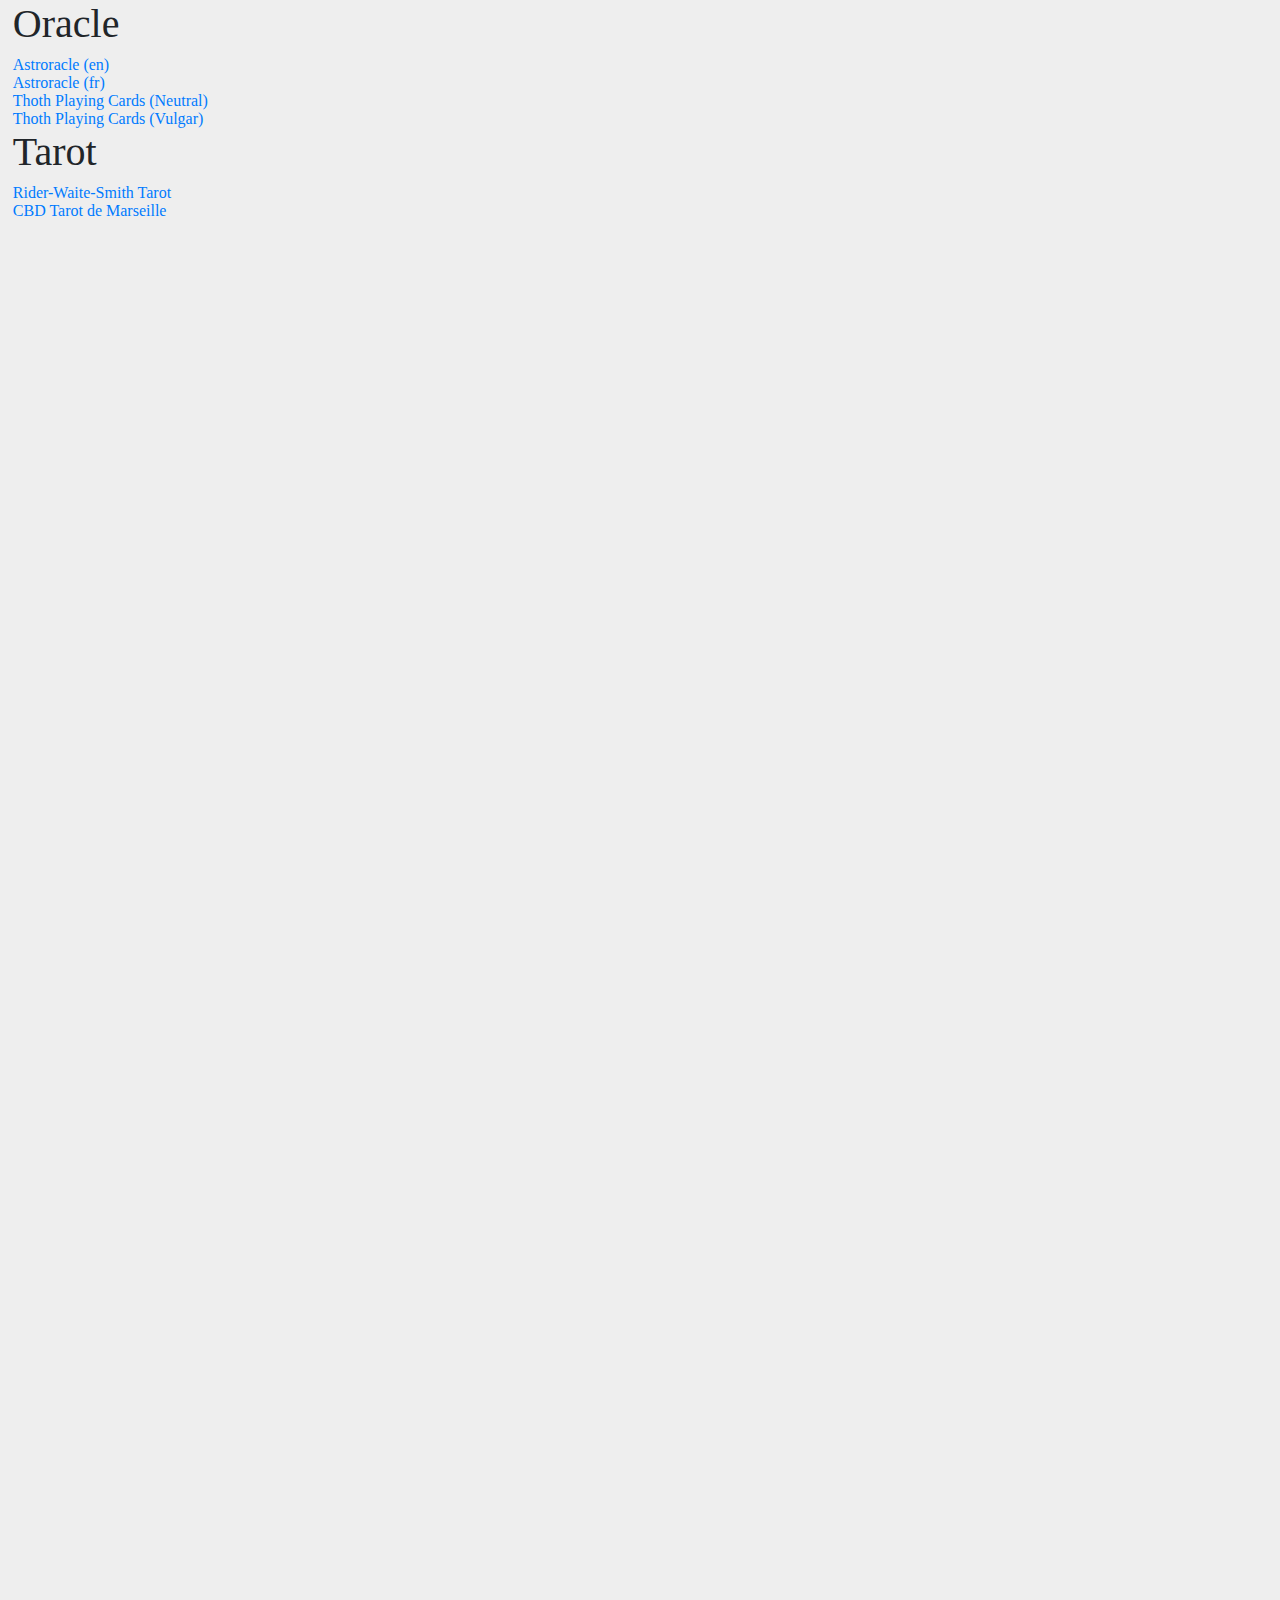
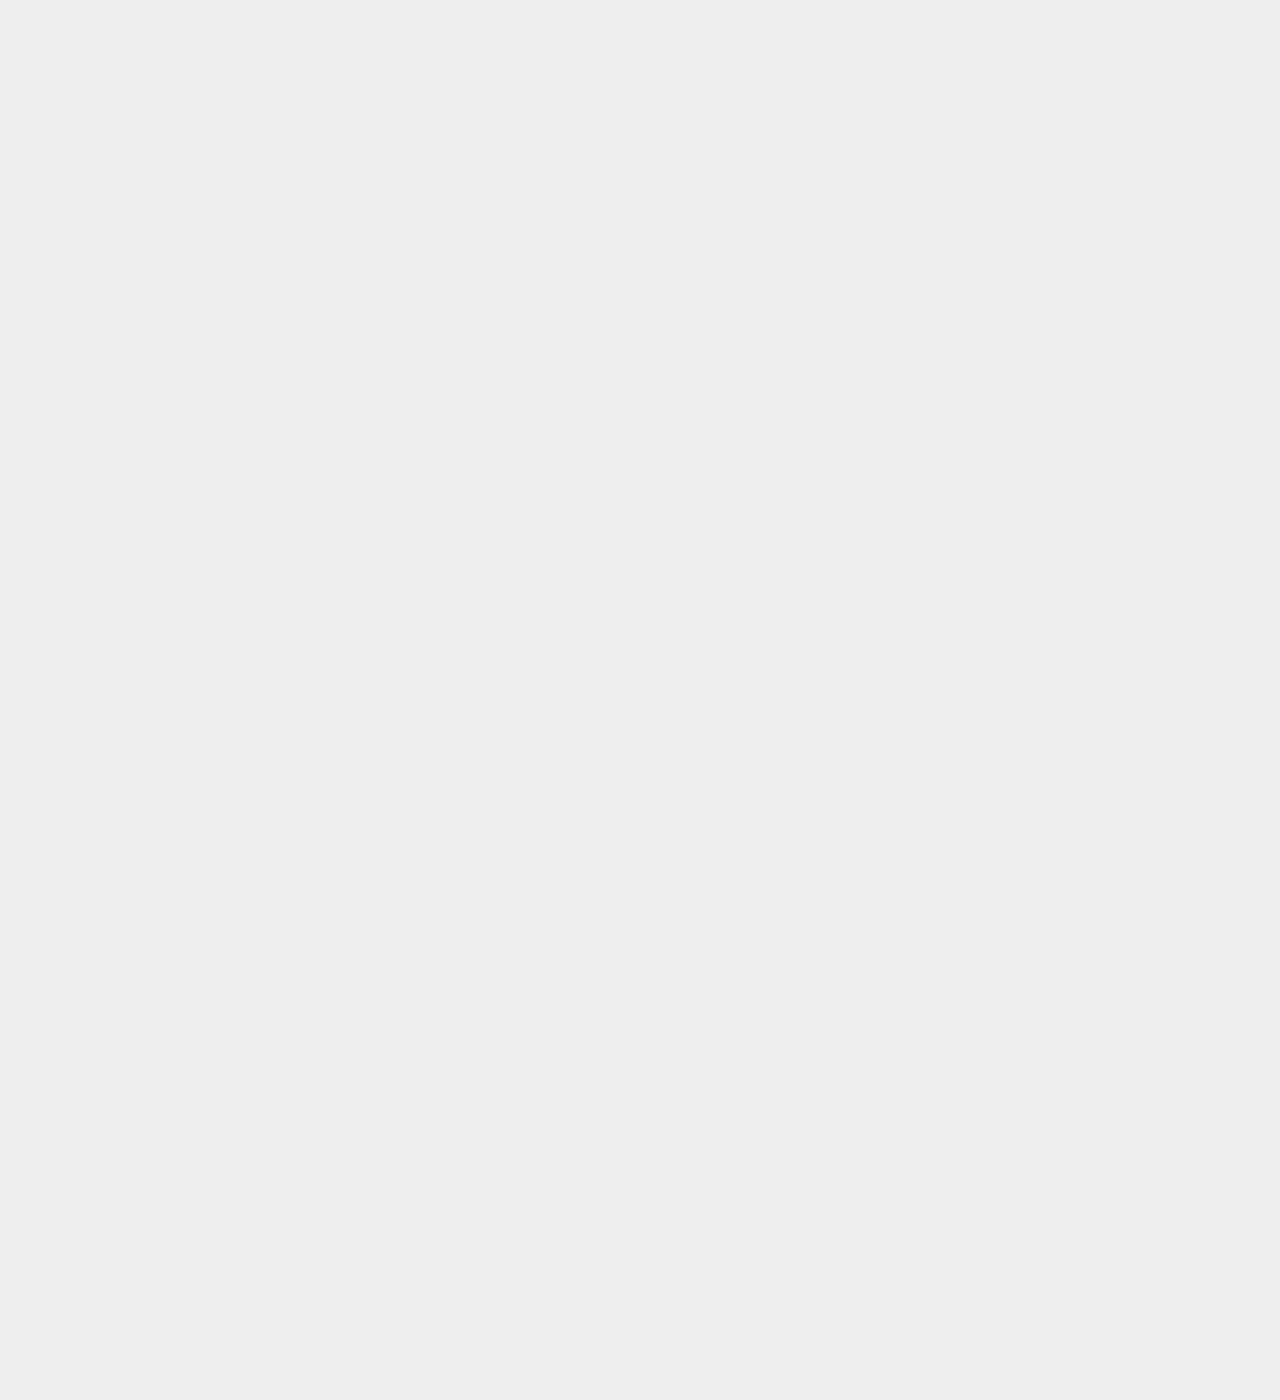
<file: index.html>
<!DOCTYPE html>
<html lang="en" dir="ltr">
  <head>
    <meta charset="utf-8">
    <meta name="viewport" content="width=device-width, initial-scale=1, zoom-to-fit=yes">

    <title>TuTarot [home]</title>
    <!-- Bootstrap CSS -->
    <link rel="stylesheet" href="https://stackpath.bootstrapcdn.com/bootstrap/4.4.1/css/bootstrap.min.css" integrity="sha384-Vkoo8x4CGsO3+Hhxv8T/Q5PaXtkKtu6ug5TOeNV6gBiFeWPGFN9MuhOf23Q9Ifjh" crossorigin="anonymous">  </head>
    <link rel="stylesheet" href="css/index.css">
  <body>
    <h1>Oracle</h1>
    <a href="aotut/all.html">Astroracle (en)</a><br />
    <a href="aofrtut/all.html">Astroracle (fr)</a><br />
    <a href="SSQ/all.html">Thoth Playing Cards (Neutral)</a><br />
    <a href="SSQII-EN/all.html">Thoth Playing Cards (Vulgar)</a><br />
    <!--h1>Languages</h1>
    <a href="go/all.html">Greek Oracle</a><br />
    <a href="ho/all.html">Hebrew Oracle</a><br />
    <a href="ro/all.html">Russian Oracle</a><br / -->
    <h1>Tarot</h1>
    <!--a href="pc/all.html">Playing Cards</a><br / -->
    <a href="rwstut/all.html">Rider-Waite-Smith Tarot</a><br />
    <a href="tmcbdtut/all.html">CBD Tarot de Marseille</a><br />
    <!-- a href="thothtut/all.html">Thoth Tarot</a><br / -->

    <script src="https://code.jquery.com/jquery-3.4.1.slim.min.js" integrity="sha384-J6qa4849blE2+poT4WnyKhv5vZF5SrPo0iEjwBvKU7imGFAV0wwj1yYfoRSJoZ+n" crossorigin="anonymous"></script>
    <script src="https://cdn.jsdelivr.net/npm/popper.js@1.16.0/dist/umd/popper.min.js" integrity="sha384-Q6E9RHvbIyZFJoft+2mJbHaEWldlvI9IOYy5n3zV9zzTtmI3UksdQRVvoxMfooAo" crossorigin="anonymous"></script>
    <script src="https://stackpath.bootstrapcdn.com/bootstrap/4.4.1/js/bootstrap.min.js" integrity="sha384-wfSDF2E50Y2D1uUdj0O3uMBJnjuUD4Ih7YwaYd1iqfktj0Uod8GCExl3Og8ifwB6" crossorigin="anonymous"></script>
  </body>
</html>
</file>
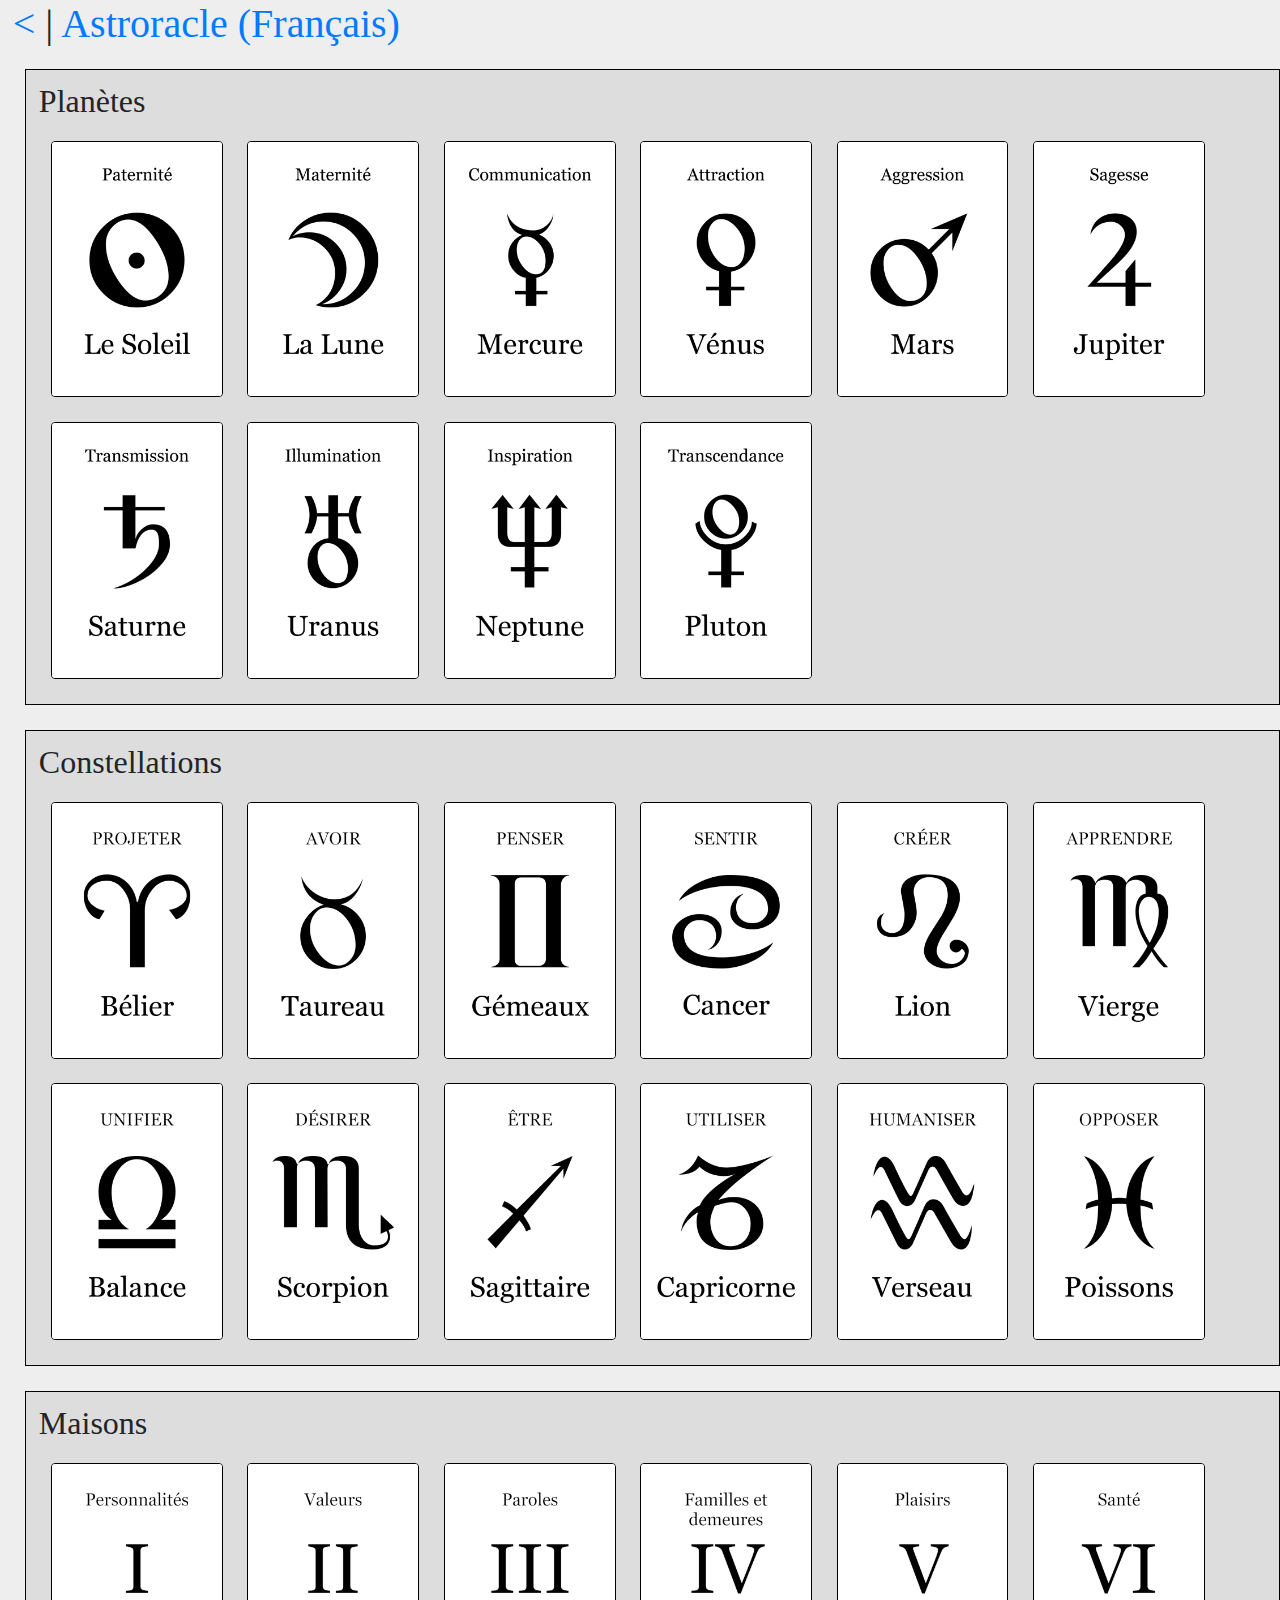
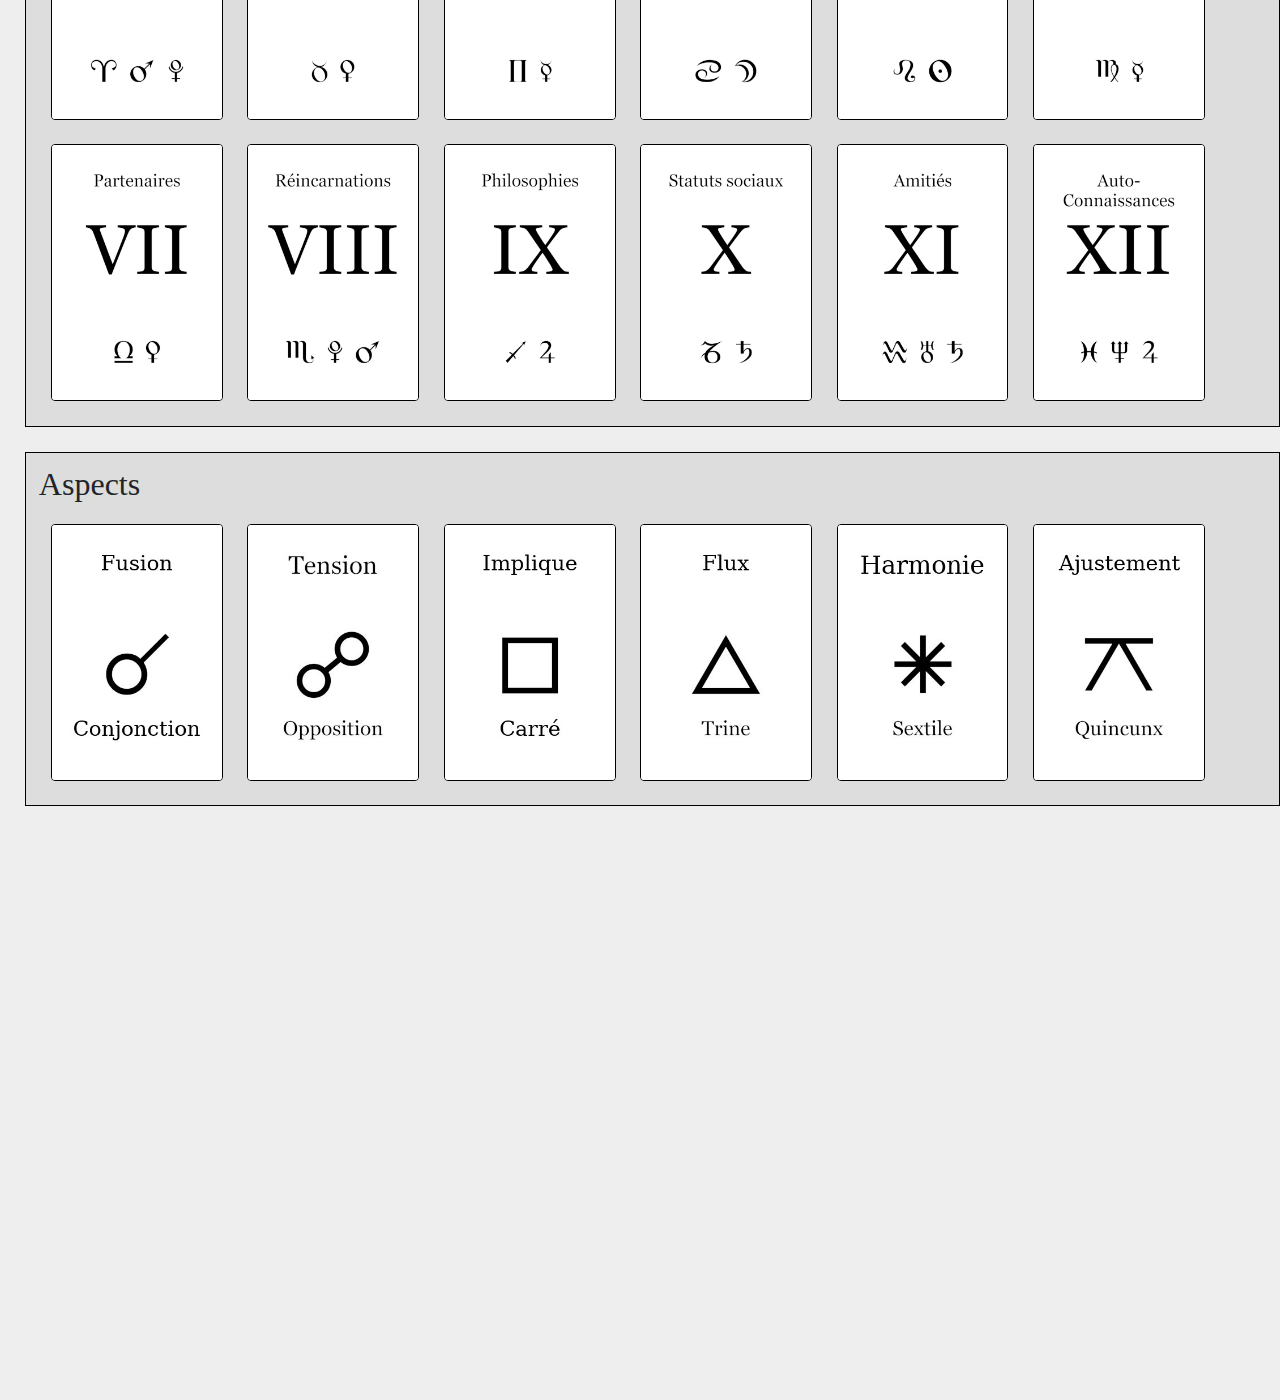
<file: aofrtut/all.html>
<!DOCTYPE html>
<html lang="en">
<head>
    <meta charset="utf-8">
    <meta name="viewport" content="width=device-width, initial-scale=1, shrink-to-fit=no">

    <!-- Bootstrap CSS -->
    <link rel="stylesheet" href="https://stackpath.bootstrapcdn.com/bootstrap/4.3.1/css/bootstrap.min.css" integrity="sha384-ggOyR0iXCbMQv3Xipma34MD+dH/1fQ784/j6cY/iJTQUOhcWr7x9JvoRxT2MZw1T" crossorigin="anonymous">

	<title>Astroracle (Fran&ccedil;ais)- All Cards</title>
    <link rel="stylesheet" href="../css/all.css">
    <link rel="stylesheet" href="../css/all-ao.css">
</head>
<body>
	<h1><a href="../index.html" name="up">&lt;</a> | <a href="all.html">Astroracle (Fran&ccedil;ais)</a></h1>
    <div class="box">
        <h2>Planètes</h2>
        <img class="card planet" src="w300px/Astroracle-P1.jpg" />
        <img class="card planet" src="w300px/Astroracle-P2.jpg" />
        <img class="card planet" src="w300px/Astroracle-P3.jpg" />
        <img class="card planet" src="w300px/Astroracle-P4.jpg" />
        <img class="card planet" src="w300px/Astroracle-P5.jpg" />
        <img class="card planet" src="w300px/Astroracle-P6.jpg" />
        <img class="card planet" src="w300px/Astroracle-P7.jpg" />
        <img class="card planet" src="w300px/Astroracle-P8.jpg" />
        <img class="card planet" src="w300px/Astroracle-P9.jpg" />
        <img class="card planet" src="w300px/Astroracle-P10.jpg" />
    </div>
    <div class="box">
        <h2>Constellations</h2>
        <img class="card constellation" src="w300px/Astroracle-C1.jpg" />
        <img class="card constellation" src="w300px/Astroracle-C2.jpg" />
        <img class="card constellation" src="w300px/Astroracle-C3.jpg" />
        <img class="card constellation" src="w300px/Astroracle-C4.jpg" />
        <img class="card constellation" src="w300px/Astroracle-C5.jpg" />
        <img class="card constellation" src="w300px/Astroracle-C6.jpg" />
        <img class="card constellation" src="w300px/Astroracle-C7.jpg" />
        <img class="card constellation" src="w300px/Astroracle-C8.jpg" />
        <img class="card constellation" src="w300px/Astroracle-C9.jpg" />
        <img class="card constellation" src="w300px/Astroracle-C10.jpg" />
        <img class="card constellation" src="w300px/Astroracle-C11.jpg" />
        <img class="card constellation" src="w300px/Astroracle-C12.jpg" />
    </div>
    <div class="box">
        <h2>Maisons</h2>
        <img class="card house" src="w300px/Astroracle-M1.jpg" />
        <img class="card house" src="w300px/Astroracle-M2.jpg" />
        <img class="card house" src="w300px/Astroracle-M3.jpg" />
        <img class="card house" src="w300px/Astroracle-M4.jpg" />
        <img class="card house" src="w300px/Astroracle-M5.jpg" />
        <img class="card house" src="w300px/Astroracle-M6.jpg" />
        <img class="card house" src="w300px/Astroracle-M7.jpg" />
        <img class="card house" src="w300px/Astroracle-M8.jpg" />
        <img class="card house" src="w300px/Astroracle-M9.jpg" />
        <img class="card house" src="w300px/Astroracle-M10.jpg" />
        <img class="card house" src="w300px/Astroracle-M11.jpg" />
        <img class="card house" src="w300px/Astroracle-M12.jpg" />
    </div>

    <div class="box">
        <h2>Aspects</h2>
        <img class="card aspect" src="w300px/Astroracle-A1.jpg" />
        <img class="card aspect" src="w300px/Astroracle-A2.jpg" />
        <img class="card aspect" src="w300px/Astroracle-A3.jpg" />
        <img class="card aspect" src="w300px/Astroracle-A4.jpg" />
        <img class="card aspect" src="w300px/Astroracle-A5.jpg" />
        <img class="card aspect" src="w300px/Astroracle-A6.jpg" />
    </div>

    <script src="https://code.jquery.com/jquery-3.3.1.slim.min.js" integrity="sha384-q8i/X+965DzO0rT7abK41JStQIAqVgRVzpbzo5smXKp4YfRvH+8abtTE1Pi6jizo" crossorigin="anonymous"></script>
    <script src="https://cdnjs.cloudflare.com/ajax/libs/popper.js/1.14.7/umd/popper.min.js" integrity="sha384-UO2eT0CpHqdSJQ6hJty5KVphtPhzWj9WO1clHTMGa3JDZwrnQq4sF86dIHNDz0W1" crossorigin="anonymous"></script>
    <script src="https://stackpath.bootstrapcdn.com/bootstrap/4.3.1/js/bootstrap.min.js" integrity="sha384-JjSmVgyd0p3pXB1rRibZUAYoIIy6OrQ6VrjIEaFf/nJGzIxFDsf4x0xIM+B07jRM" crossorigin="anonymous"></script>

    <script src="../scripts/all.js" type="text/javascript"></script>
    <script src="../scripts/aofrtut/base.js" type="text/javascript"></script>
</body>
</html>
</file>
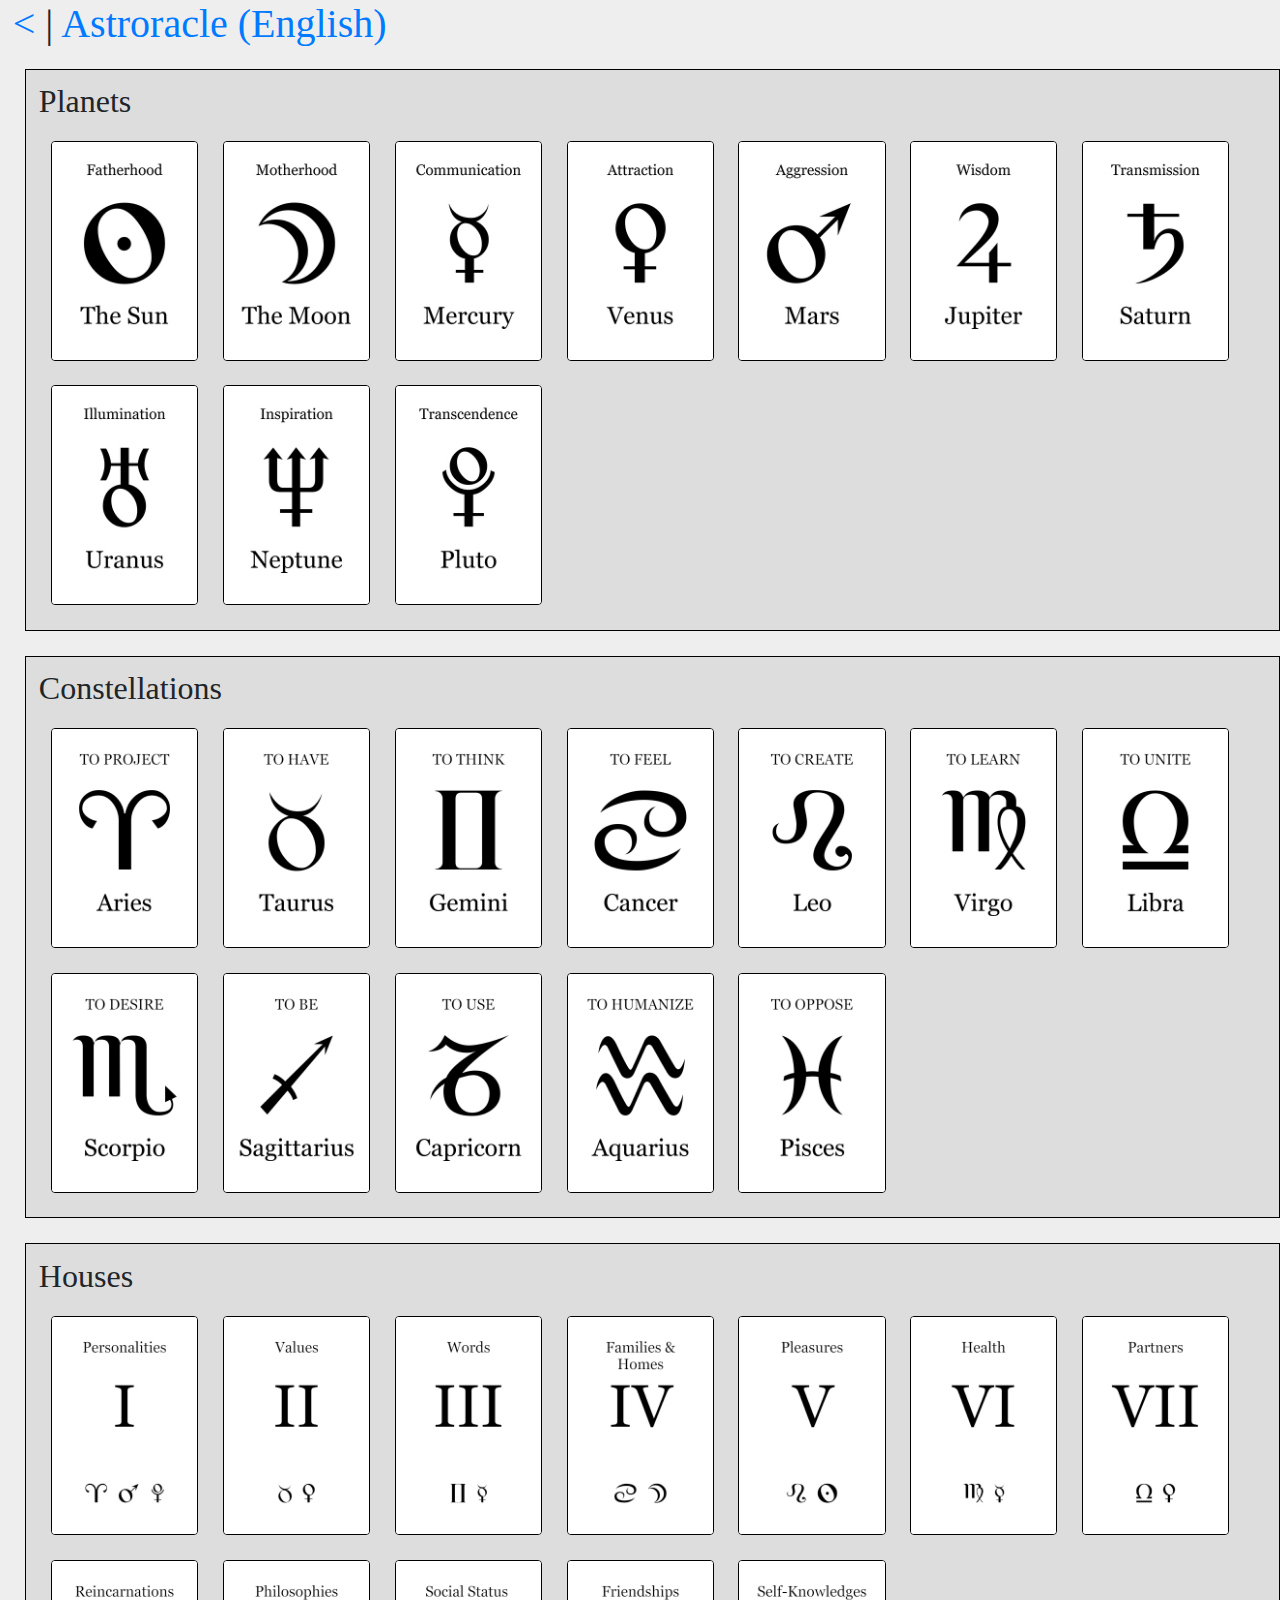
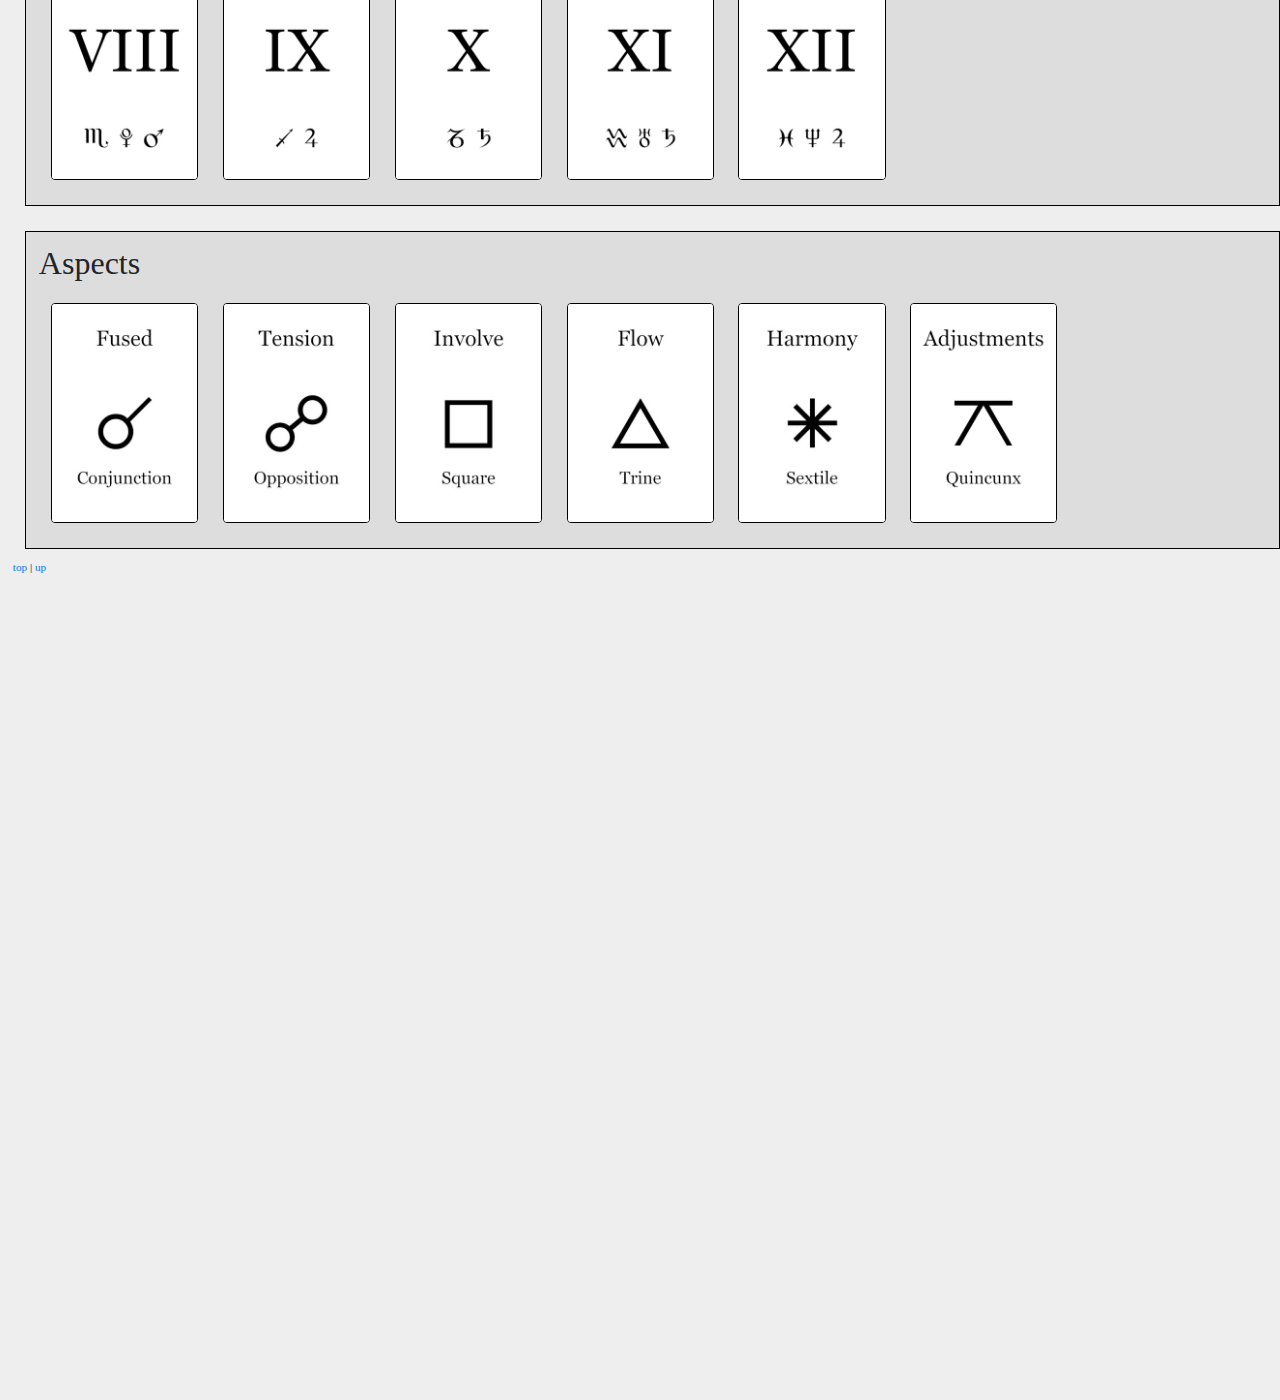
<file: aotut/all.html>
<!DOCTYPE html>
<html lang="en">
<head>
    <meta charset="utf-8">
    <meta name="viewport" content="width=device-width, initial-scale=1, shrink-to-fit=no">

    <!-- Bootstrap CSS -->
    <link rel="stylesheet" href="https://stackpath.bootstrapcdn.com/bootstrap/4.3.1/css/bootstrap.min.css" integrity="sha384-ggOyR0iXCbMQv3Xipma34MD+dH/1fQ784/j6cY/iJTQUOhcWr7x9JvoRxT2MZw1T" crossorigin="anonymous">

	<title>Astroracle (English) - All Cards</title>
	<link rel="stylesheet" href="../css/all.css">
</head>
<body>
	<h1><a href="../index.html" name="up">&lt;</a> | <a href="all.html">Astroracle (English)</a></h1>
<div class="box">
	<h2>Planets</h2>
    <img class="card planet" src="w300px/Astroracle-P1.jpg" />
    <img class="card planet" src="w300px/Astroracle-P2.jpg" />
    <img class="card planet" src="w300px/Astroracle-P3.jpg" />
    <img class="card planet" src="w300px/Astroracle-P4.jpg" />
    <img class="card planet" src="w300px/Astroracle-P5.jpg" />
    <img class="card planet" src="w300px/Astroracle-P6.jpg" />
    <img class="card planet" src="w300px/Astroracle-P7.jpg" />
    <img class="card planet" src="w300px/Astroracle-P8.jpg" />
    <img class="card planet" src="w300px/Astroracle-P9.jpg" />
    <img class="card planet" src="w300px/Astroracle-P10.jpg" />
</div>
<div class="box">
    <h2>Constellations</h2>
    <img class="card constellation" src="w300px/Astroracle-C1.jpg" />
    <img class="card constellation" src="w300px/Astroracle-C2.jpg" />
    <img class="card constellation" src="w300px/Astroracle-C3.jpg" />
    <img class="card constellation" src="w300px/Astroracle-C4.jpg" />
    <img class="card constellation" src="w300px/Astroracle-C5.jpg" />
    <img class="card constellation" src="w300px/Astroracle-C6.jpg" />
    <img class="card constellation" src="w300px/Astroracle-C7.jpg" />
    <img class="card constellation" src="w300px/Astroracle-C8.jpg" />
    <img class="card constellation" src="w300px/Astroracle-C9.jpg" />
    <img class="card constellation" src="w300px/Astroracle-C10.jpg" />
    <img class="card constellation" src="w300px/Astroracle-C11.jpg" />
    <img class="card constellation" src="w300px/Astroracle-C12.jpg" />
</div>
<div class="box">
    <h2>Houses</h2>
    <img class="card house" src="w300px/Astroracle-M1.jpg" />
    <img class="card house" src="w300px/Astroracle-M2.jpg" />
    <img class="card house" src="w300px/Astroracle-M3.jpg" />
    <img class="card house" src="w300px/Astroracle-M4.jpg" />
    <img class="card house" src="w300px/Astroracle-M5.jpg" />
    <img class="card house" src="w300px/Astroracle-M6.jpg" />
    <img class="card house" src="w300px/Astroracle-M7.jpg" />
    <img class="card house" src="w300px/Astroracle-M8.jpg" />
    <img class="card house" src="w300px/Astroracle-M9.jpg" />
    <img class="card house" src="w300px/Astroracle-M10.jpg" />
    <img class="card house" src="w300px/Astroracle-M11.jpg" />
    <img class="card house" src="w300px/Astroracle-M12.jpg" />
</div>
<div class="box">
    <h2>Aspects</h2>
    <img class="card aspect" src="w300px/Astroracle-A1.jpg" />
    <img class="card aspect" src="w300px/Astroracle-A2.jpg" />
    <img class="card aspect" src="w300px/Astroracle-A3.jpg" />
    <img class="card aspect" src="w300px/Astroracle-A4.jpg" />
    <img class="card aspect" src="w300px/Astroracle-A5.jpg" />
    <img class="card aspect" src="w300px/Astroracle-A6.png" />
</div>
<div class="men">
    <a href="#top" name="top">top</a> | <a href="#up">up</a><br />
</div>

<script src="https://code.jquery.com/jquery-3.3.1.slim.min.js" integrity="sha384-q8i/X+965DzO0rT7abK41JStQIAqVgRVzpbzo5smXKp4YfRvH+8abtTE1Pi6jizo" crossorigin="anonymous"></script>
<script src="https://cdnjs.cloudflare.com/ajax/libs/popper.js/1.14.7/umd/popper.min.js" integrity="sha384-UO2eT0CpHqdSJQ6hJty5KVphtPhzWj9WO1clHTMGa3JDZwrnQq4sF86dIHNDz0W1" crossorigin="anonymous"></script>
<script src="https://stackpath.bootstrapcdn.com/bootstrap/4.3.1/js/bootstrap.min.js" integrity="sha384-JjSmVgyd0p3pXB1rRibZUAYoIIy6OrQ6VrjIEaFf/nJGzIxFDsf4x0xIM+B07jRM" crossorigin="anonymous"></script>

<script src="../scripts/all.js" type="text/javascript"></script>
<script src="../scripts/aotut/base.js" type="text/javascript"></script>
</body>
</html>
</file>
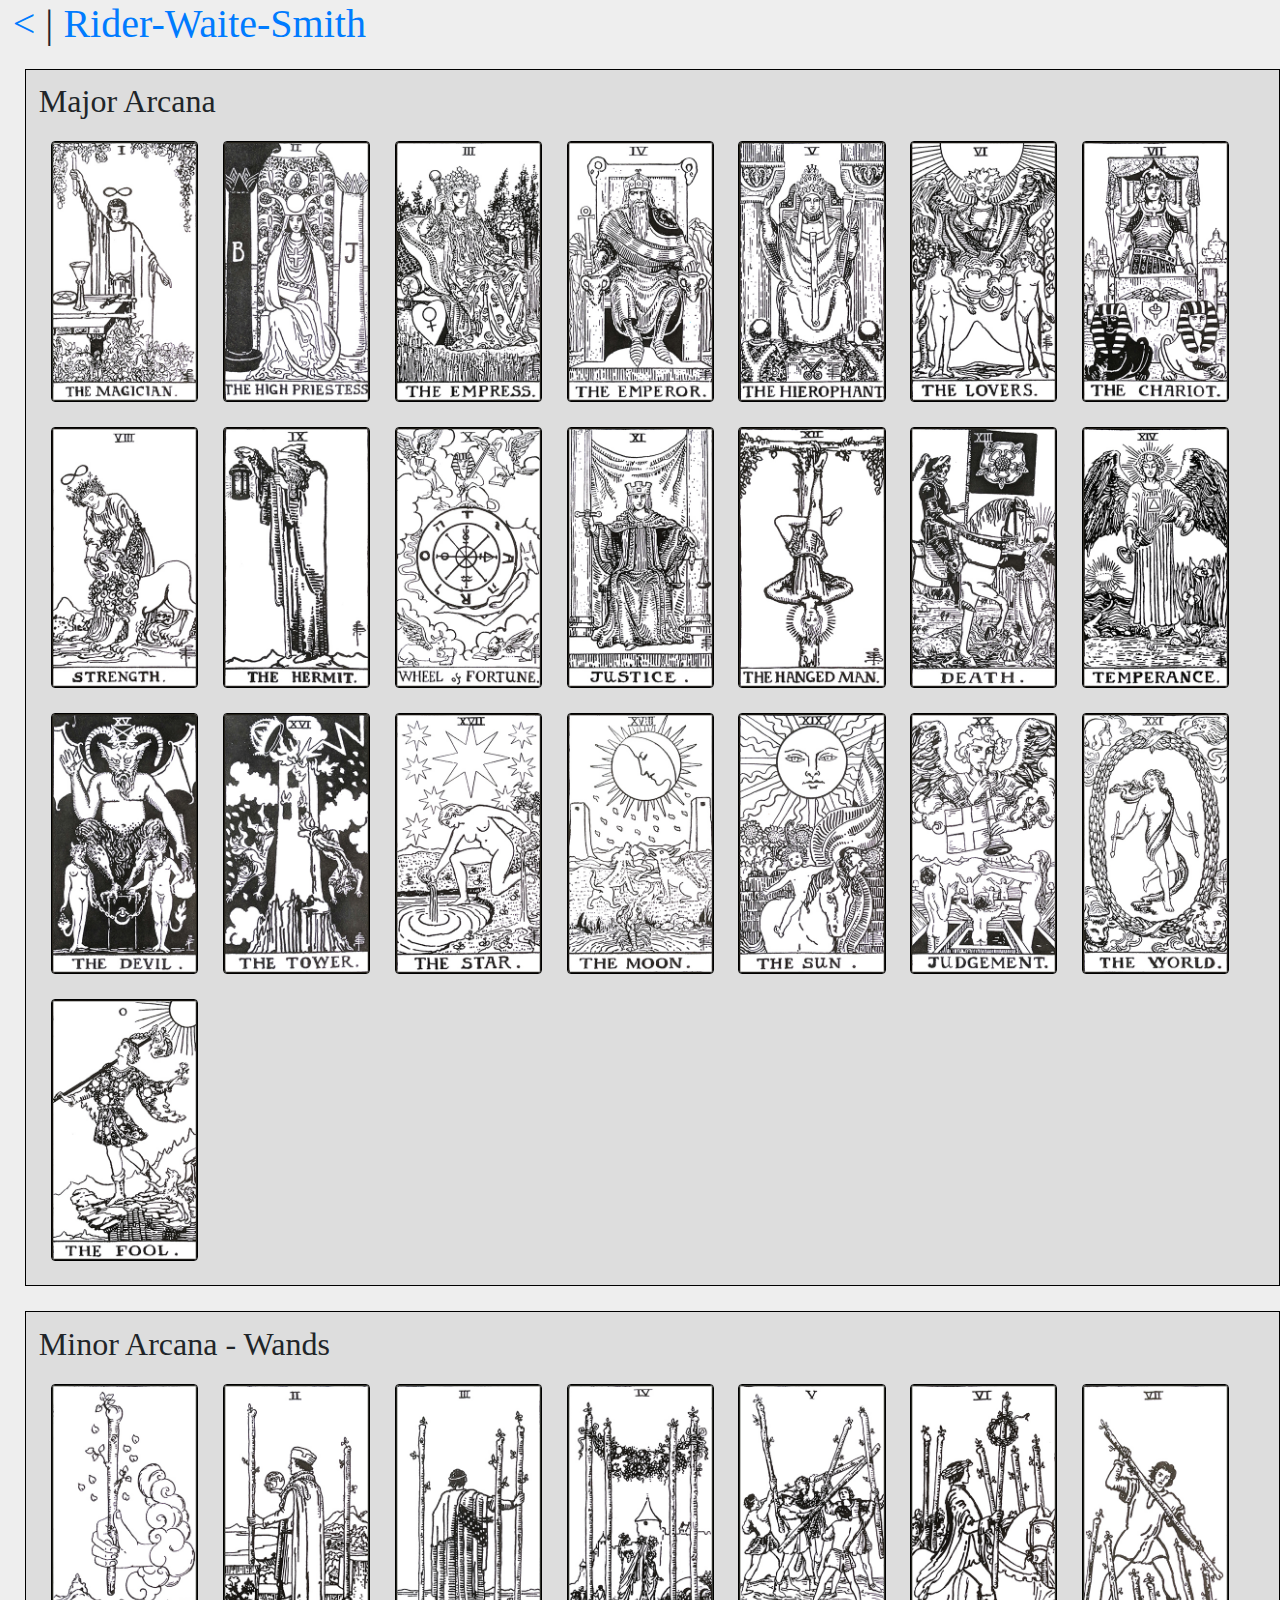
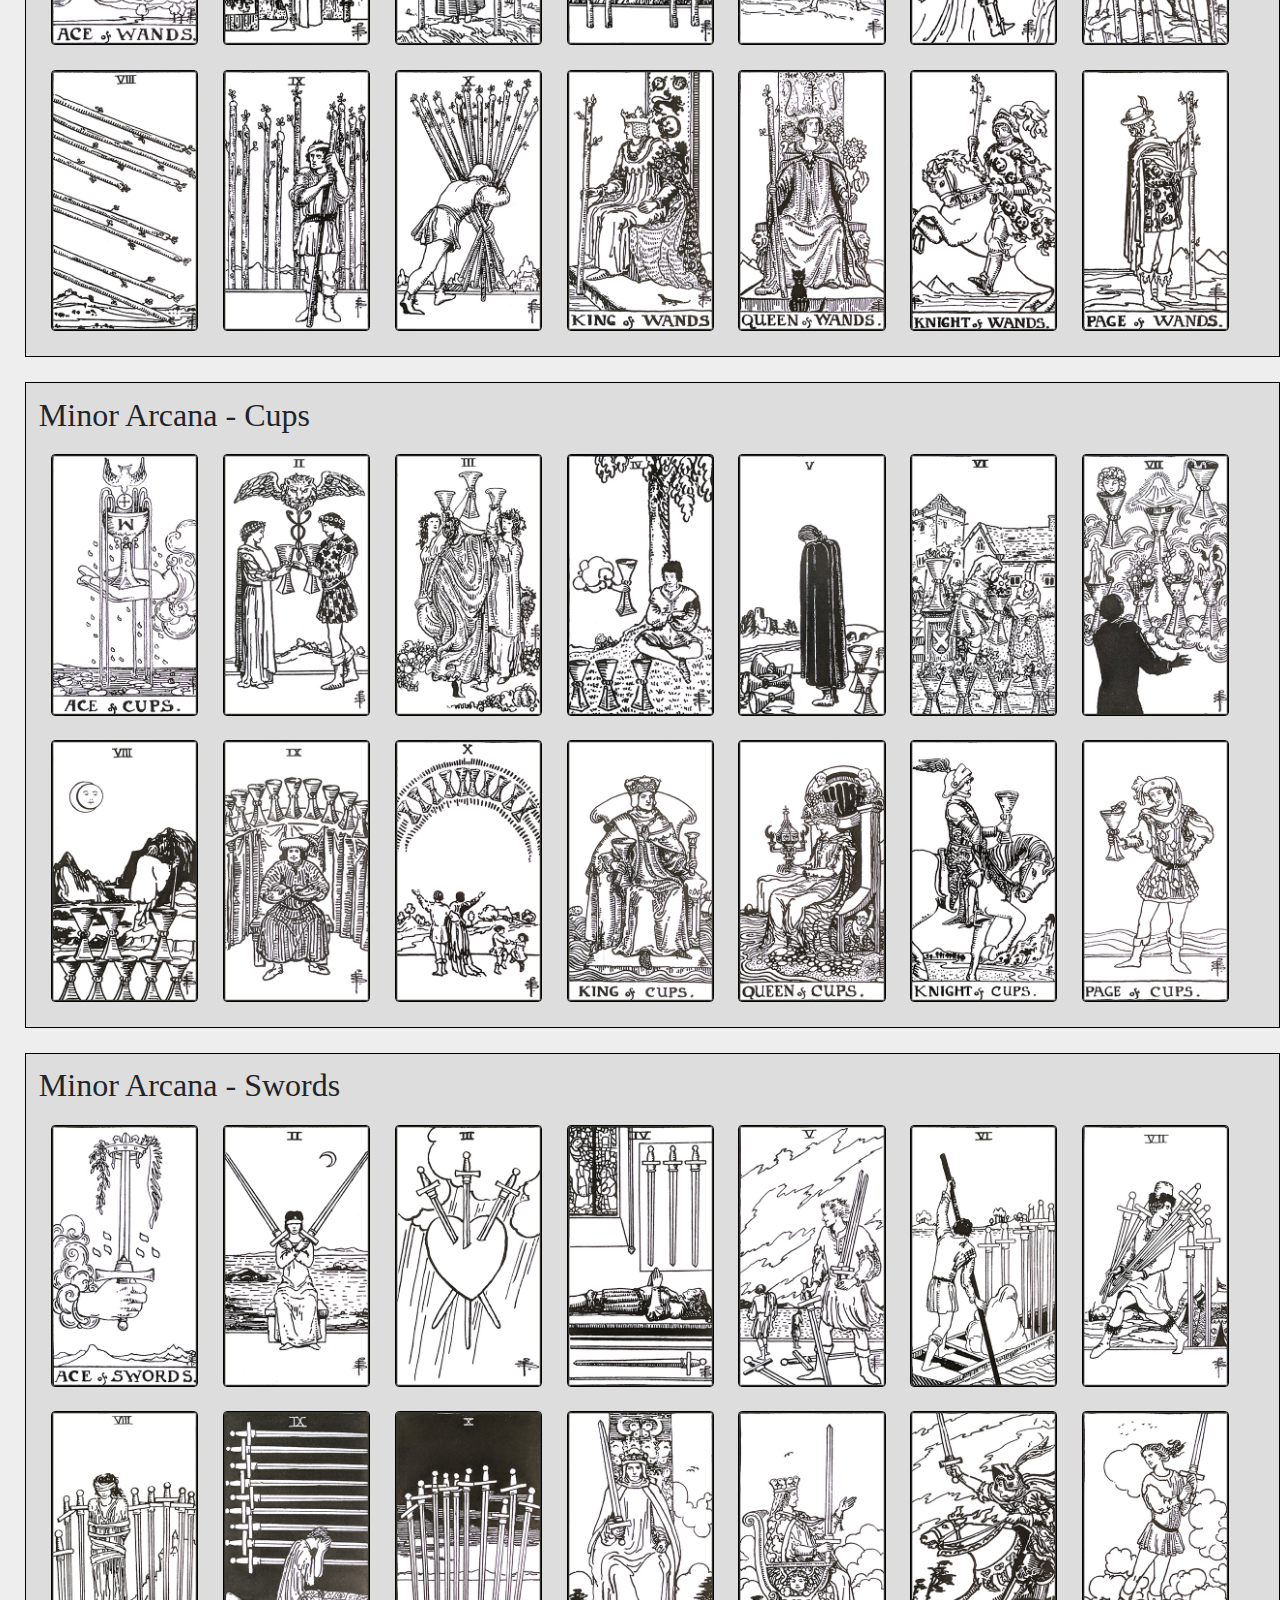
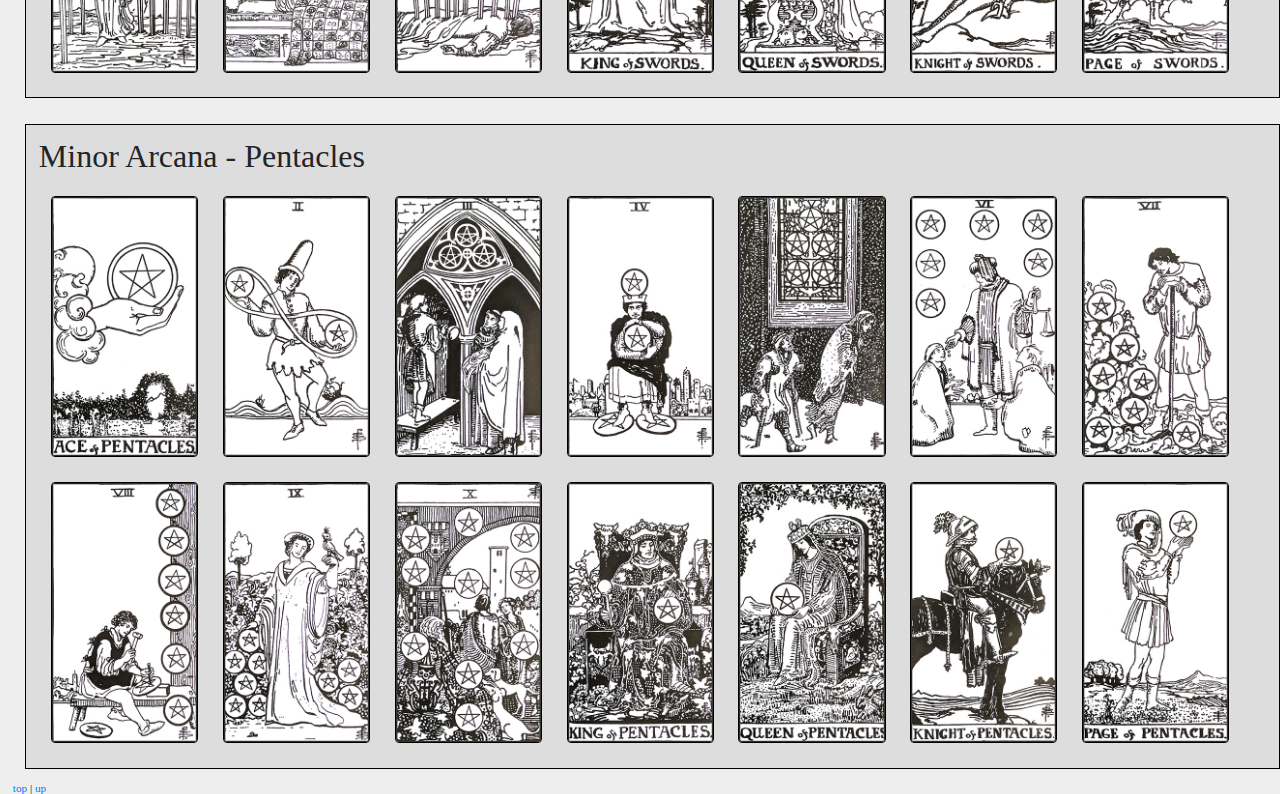
<file: rwstut/all.html>
<!DOCTYPE html>
<html lang="en">
<head>
    <meta charset="utf-8">
    <meta name="viewport" content="width=device-width, initial-scale=1, shrink-to-fit=yes">

    <!-- Bootstrap CSS -->
    <link rel="stylesheet" href="https://stackpath.bootstrapcdn.com/bootstrap/4.3.1/css/bootstrap.min.css" integrity="sha384-ggOyR0iXCbMQv3Xipma34MD+dH/1fQ784/j6cY/iJTQUOhcWr7x9JvoRxT2MZw1T" crossorigin="anonymous">

	<title>Rider-Waite-Smith - All Cards</title>
	<link rel="stylesheet" href="../css/all.css">
</head>
<body>
	<h1><a href="../index.html" name="up">&lt;</a> | <a href="all.html">Rider-Waite-Smith</a></h1>
<div class="box">
	<h2>Major Arcana</h2>
    <img class="card ma" draggable="true" src="w300px/A1.jpg" />
    <img class="card ma" draggable="true" src="w300px/A2.jpg" />
    <img class="card ma" draggable="true" src="w300px/A3.jpg" />
    <img class="card ma" draggable="true" src="w300px/A4.jpg" />
    <img class="card ma" draggable="true" src="w300px/A5.jpg" />
    <img class="card ma" draggable="true" src="w300px/A6.jpg" />
    <img class="card ma" draggable="true" src="w300px/A7.jpg" />
    <img class="card ma" draggable="true" src="w300px/A8.jpg" />
    <img class="card ma" draggable="true" src="w300px/A9.jpg" />
    <img class="card ma" draggable="true" src="w300px/A10.jpg" />
    <img class="card ma" draggable="true" src="w300px/A11.jpg" />
    <img class="card ma" draggable="true" src="w300px/A12.jpg" />
    <img class="card ma" draggable="true" src="w300px/A13.jpg" />
    <img class="card ma" draggable="true" src="w300px/A14.jpg" />
    <img class="card ma" draggable="true" src="w300px/A15.jpg" />
    <img class="card ma" draggable="true" src="w300px/A16.jpg" />
    <img class="card ma" draggable="true" src="w300px/A17.jpg" />
    <img class="card ma" draggable="true" src="w300px/A18.jpg" />
    <img class="card ma" draggable="true" src="w300px/A19.jpg" />
    <img class="card ma" draggable="true" src="w300px/A20.jpg" />
    <img class="card ma" draggable="true" src="w300px/A21.jpg" />
    <img class="card ma" draggable="true" src="w300px/A22.jpg" />
</div>
<div class="box">
    <h2>Minor Arcana - Wands</h2>
    <img class="card minaw" draggable="true" src="w300px/W10.jpg" />
    <img class="card minaw" draggable="true" src="w300px/W11.jpg" />
    <img class="card minaw" draggable="true" src="w300px/W12.jpg" />
    <img class="card minaw" draggable="true" src="w300px/W13.jpg" />
    <img class="card minaw" draggable="true" src="w300px/W14.jpg" />
    <img class="card minaw" draggable="true" src="w300px/W2.jpg" />
    <img class="card minaw" draggable="true" src="w300px/W3.jpg" />
    <img class="card minaw" draggable="true" src="w300px/W4.jpg" />
    <img class="card minaw" draggable="true" src="w300px/W5.jpg" />
    <img class="card minaw" draggable="true" src="w300px/W6.jpg" />
    <img class="card minaw" draggable="true" src="w300px/W1.jpg" />
    <img class="card minaw" draggable="true" src="w300px/W7.jpg" />
    <img class="card minaw" draggable="true" src="w300px/W8.jpg" />
    <img class="card minaw" draggable="true" src="w300px/W9.jpg" />
</div>
<div class="box">
    <h2>Minor Arcana - Cups</h2>
    <img class="card minac" draggable="true" src="w300px/C10.jpg" />
    <img class="card minac" draggable="true" src="w300px/C11.jpg" />
    <img class="card minac" draggable="true" src="w300px/C12.jpg" />
    <img class="card minac" draggable="true" src="w300px/C13.jpg" />
    <img class="card minac" draggable="true" src="w300px/C14.jpg" />
    <img class="card minac" draggable="true" src="w300px/C2.jpg" />
    <img class="card minac" draggable="true" src="w300px/C3.jpg" />
    <img class="card minac" draggable="true" src="w300px/C4.jpg" />
    <img class="card minac" draggable="true" src="w300px/C5.jpg" />
    <img class="card minac" draggable="true" src="w300px/C6.jpg" />
    <img class="card minac" draggable="true" src="w300px/C1.jpg" />
    <img class="card minac" draggable="true" src="w300px/C7.jpg" />
    <img class="card minac" draggable="true" src="w300px/C8.jpg" />
    <img class="card minac" draggable="true" src="w300px/C9.jpg" />
</div>
<div class="box">
    <h2>Minor Arcana - Swords</h2>
    <img class="card minas" draggable="true" src="w300px/S10.jpg" />
    <img class="card minas" draggable="true" src="w300px/S11.jpg" />
    <img class="card minas" draggable="true" src="w300px/S12.jpg" />
    <img class="card minas" draggable="true" src="w300px/S13.jpg" />
    <img class="card minas" draggable="true" src="w300px/S14.jpg" />
    <img class="card minas" draggable="true" src="w300px/S2.jpg" />
    <img class="card minas" draggable="true" src="w300px/S3.jpg" />
    <img class="card minas" draggable="true" src="w300px/S4.jpg" />
    <img class="card minas" draggable="true" src="w300px/S5.jpg" />
    <img class="card minas" draggable="true" src="w300px/S6.jpg" />
    <img class="card minas" draggable="true" src="w300px/S1.jpg" />
    <img class="card minas" draggable="true" src="w300px/S7.jpg" />
    <img class="card minas" draggable="true" src="w300px/S8.jpg" />
    <img class="card minas" draggable="true" src="w300px/S9.jpg" />
</div>
<div class="box">
    <h2>Minor Arcana - Pentacles</h2>
    <img class="card minad" draggable="true" src="w300px/D10.jpg" />
    <img class="card minad" draggable="true" src="w300px/D11.jpg" />
    <img class="card minad" draggable="true" src="w300px/D12.jpg" />
    <img class="card minad" draggable="true" src="w300px/D13.jpg" />
    <img class="card minad" draggable="true" src="w300px/D14.jpg" />
    <img class="card minad" draggable="true" src="w300px/D2.jpg" />
    <img class="card minad" draggable="true" src="w300px/D3.jpg" />
    <img class="card minad" draggable="true" src="w300px/D4.jpg" />
    <img class="card minad" draggable="true" src="w300px/D5.jpg" />
    <img class="card minad" draggable="true" src="w300px/D6.jpg" />
    <img class="card minad" draggable="true" src="w300px/D1.jpg" />
    <img class="card minad" draggable="true" src="w300px/D7.jpg" />
    <img class="card minad" draggable="true" src="w300px/D8.jpg" />
    <img class="card minad" draggable="true" src="w300px/D9.jpg" />
</div>
<div id="menu">
<a href="#top" name="top">top</a> | <a href="#up">up</a><br />
</div>

<script src="https://code.jquery.com/jquery-3.3.1.slim.min.js" integrity="sha384-q8i/X+965DzO0rT7abK41JStQIAqVgRVzpbzo5smXKp4YfRvH+8abtTE1Pi6jizo" crossorigin="anonymous"></script>
<script src="https://cdnjs.cloudflare.com/ajax/libs/popper.js/1.14.7/umd/popper.min.js" integrity="sha384-UO2eT0CpHqdSJQ6hJty5KVphtPhzWj9WO1clHTMGa3JDZwrnQq4sF86dIHNDz0W1" crossorigin="anonymous"></script>
<script src="https://stackpath.bootstrapcdn.com/bootstrap/4.3.1/js/bootstrap.min.js" integrity="sha384-JjSmVgyd0p3pXB1rRibZUAYoIIy6OrQ6VrjIEaFf/nJGzIxFDsf4x0xIM+B07jRM" crossorigin="anonymous"></script>

<script src="../scripts/all.js" type="text/javascript"></script>
<script src="../scripts/rwstut/base.js" type="text/javascript"></script>

</html>
</file>
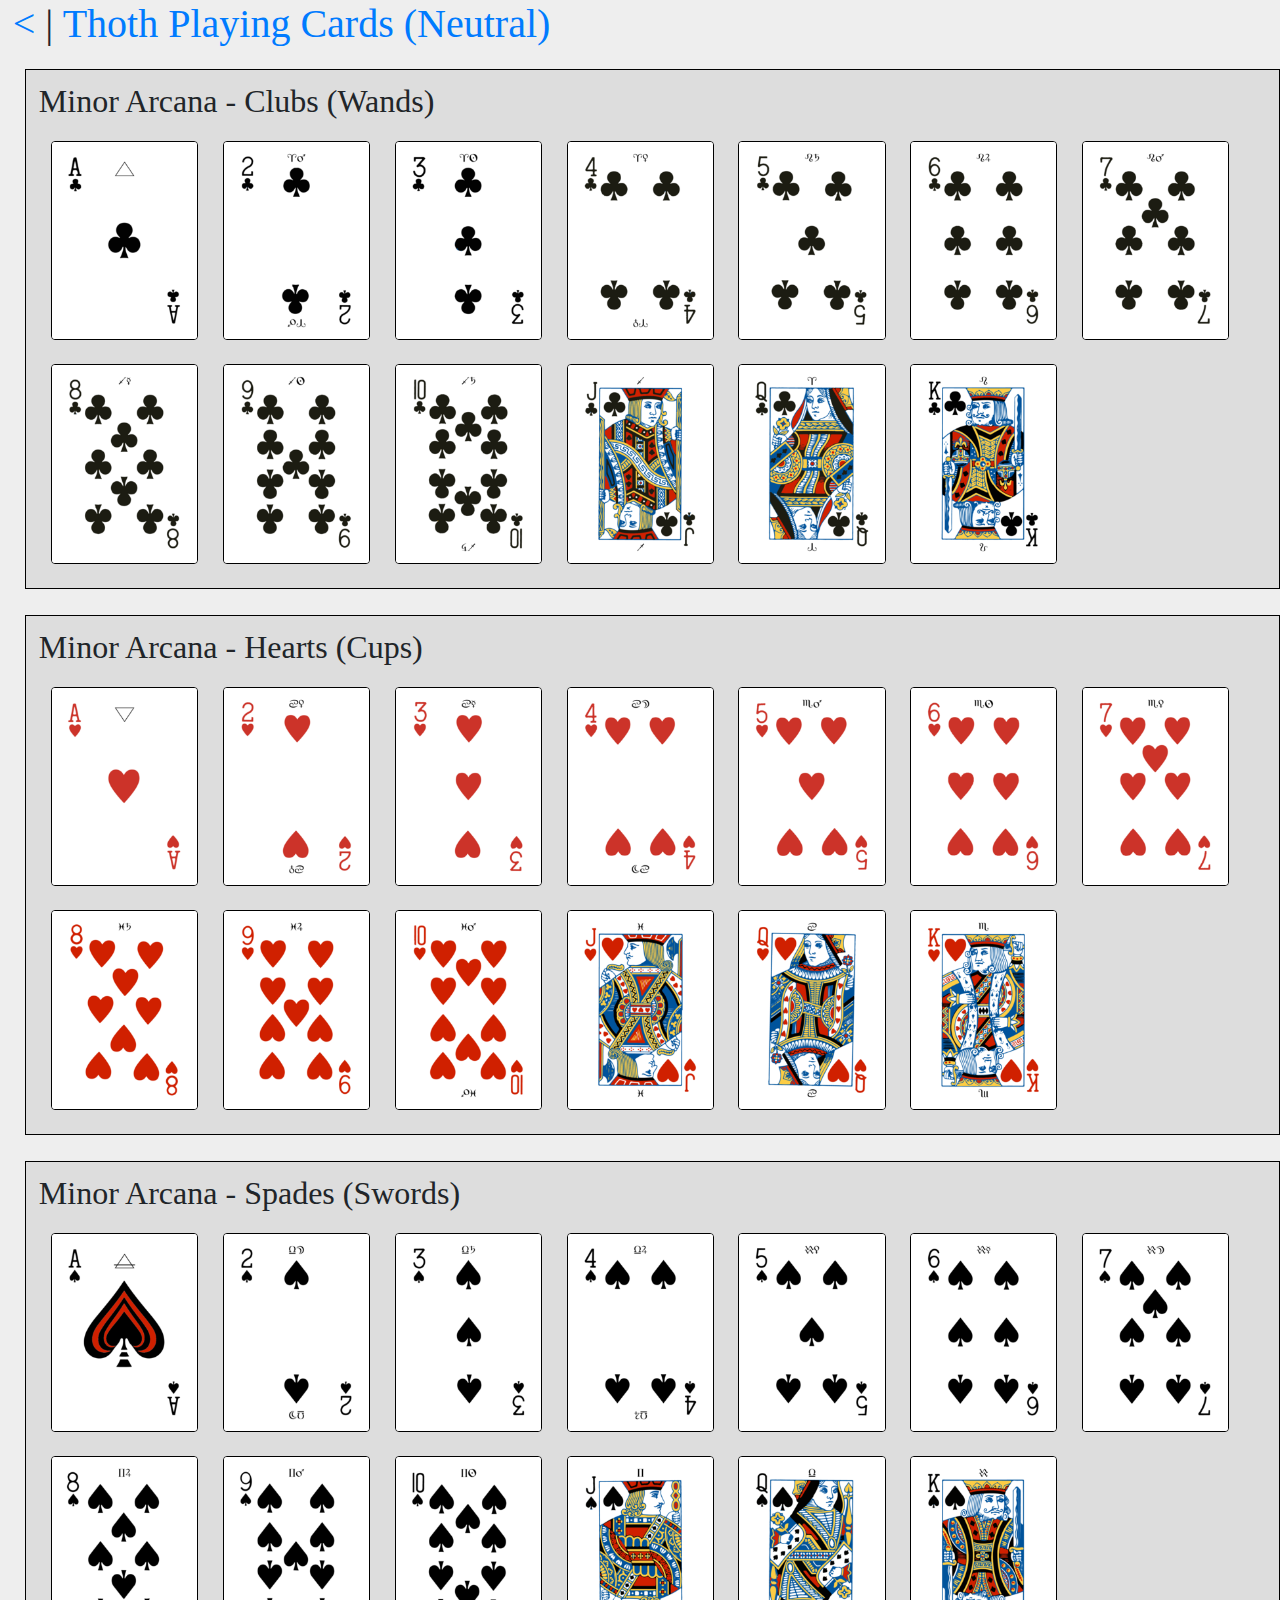
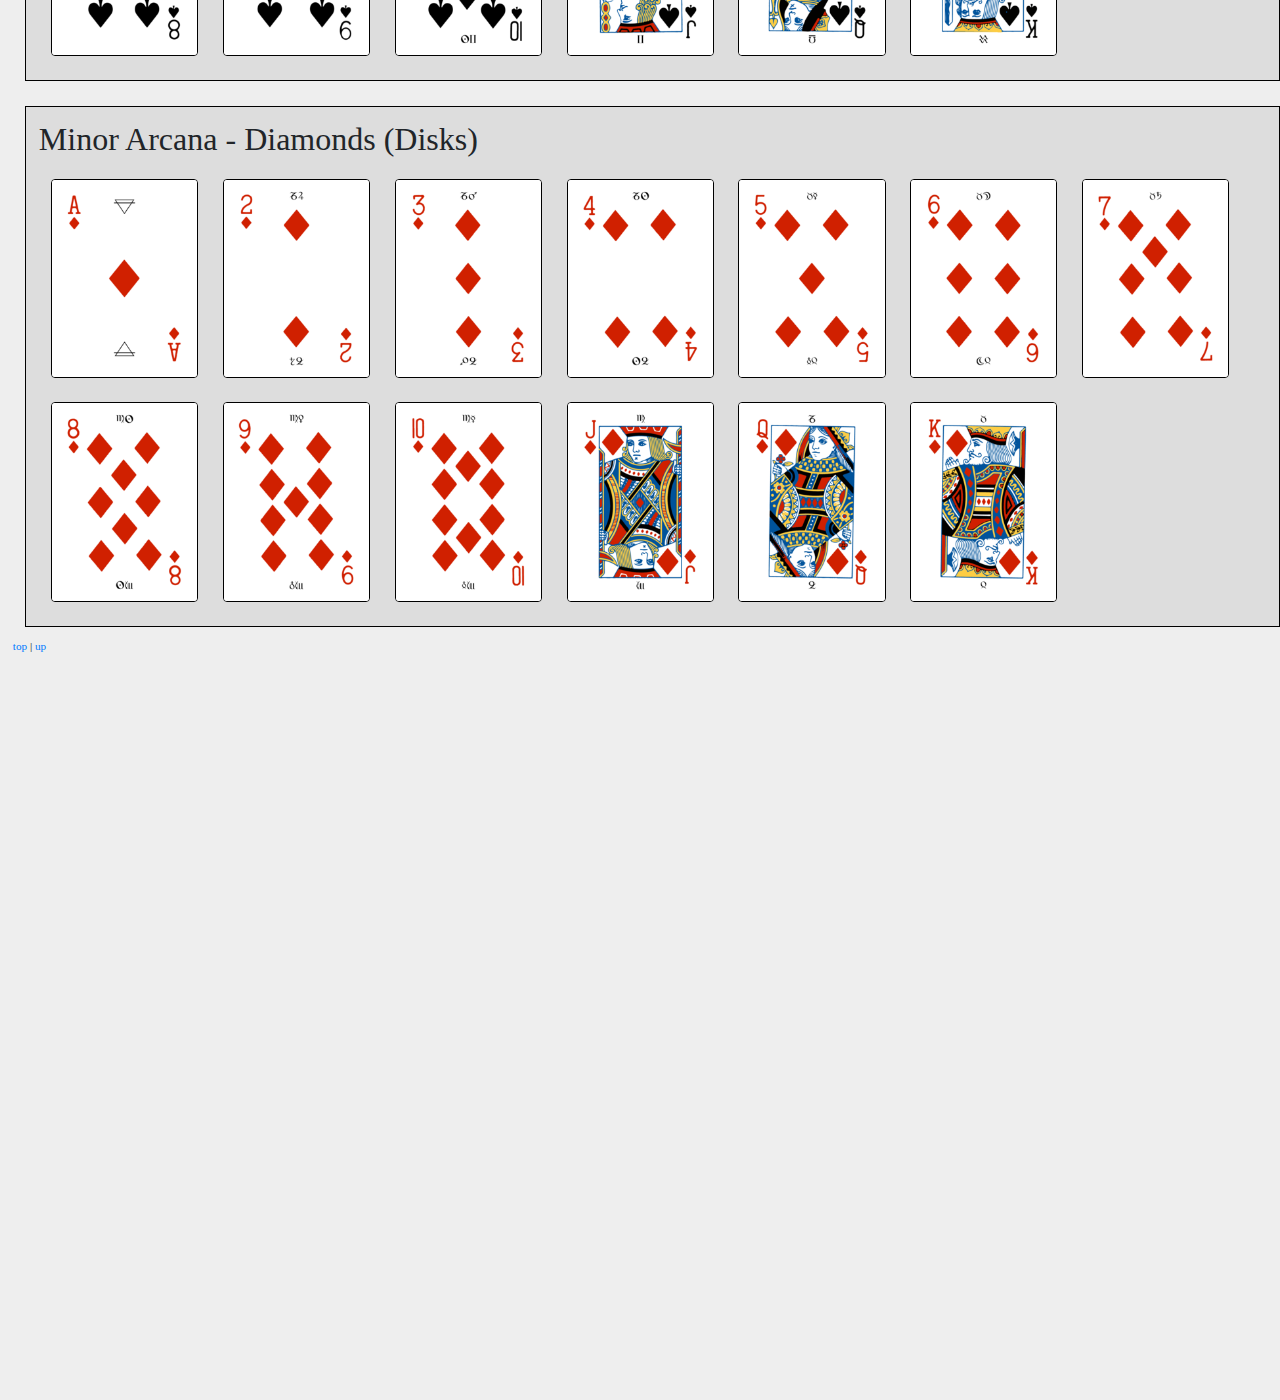
<file: SSQ/all.html>
<!DOCTYPE html>
<html lang="en">
<head>
    <meta charset="utf-8">
    <meta name="viewport" content="width=device-width, initial-scale=1, shrink-to-fit=no">

    <!-- Bootstrap CSS -->
    <link rel="stylesheet" href="https://stackpath.bootstrapcdn.com/bootstrap/4.3.1/css/bootstrap.min.css" integrity="sha384-ggOyR0iXCbMQv3Xipma34MD+dH/1fQ784/j6cY/iJTQUOhcWr7x9JvoRxT2MZw1T" crossorigin="anonymous">

	<title>Thoth Playing Cards (Neutral) - All Cards</title>
	<link rel="stylesheet" href="../css/all.css">
</head>
<body>
	<h1><a href="../index.html" name="up">&lt;</a> | <a href="all.html">Thoth Playing Cards (Neutral)</a></h1>
<div class="box">
    <h2>Minor Arcana - Clubs (Wands)</h2>
    <img class="card minaw" draggable="true" src="w300px/CA.png" />
    <img class="card minaw" draggable="true" src="w300px/C2.png" />
    <img class="card minaw" draggable="true" src="w300px/C3.png" />
    <img class="card minaw" draggable="true" src="w300px/C4.png" />
    <img class="card minaw" draggable="true" src="w300px/C5.png" />
    <img class="card minaw" draggable="true" src="w300px/C6.png" />
    <img class="card minaw" draggable="true" src="w300px/C7.png" />
    <img class="card minaw" draggable="true" src="w300px/C8.png" />
    <img class="card minaw" draggable="true" src="w300px/C9.png" />
    <img class="card minaw" draggable="true" src="w300px/C10.png" />
    <img class="card minaw" draggable="true" src="w300px/CJ.png" />
    <img class="card minaw" draggable="true" src="w300px/CQ.png" />
    <img class="card minaw" draggable="true" src="w300px/CK.png" />
</div>
<div class="box">
    <h2>Minor Arcana - Hearts (Cups)</h2>
    <img class="card minac" draggable="true" src="w300px/HA.png" />
    <img class="card minac" draggable="true" src="w300px/H2.png" />
    <img class="card minac" draggable="true" src="w300px/H3.png" />
    <img class="card minac" draggable="true" src="w300px/H4.png" />
    <img class="card minac" draggable="true" src="w300px/H5.png" />
    <img class="card minac" draggable="true" src="w300px/H6.png" />
    <img class="card minac" draggable="true" src="w300px/H7.png" />
    <img class="card minac" draggable="true" src="w300px/H8.png" />
    <img class="card minac" draggable="true" src="w300px/H9.png" />
    <img class="card minac" draggable="true" src="w300px/H10.png" />
    <img class="card minac" draggable="true" src="w300px/HJ.png" />
    <img class="card minac" draggable="true" src="w300px/HQ.png" />
    <img class="card minac" draggable="true" src="w300px/HK.png" />
</div>
<div class="box">
    <h2>Minor Arcana - Spades (Swords)</h2>
    <img class="card minas" draggable="true" src="w300px/SA.png" />
    <img class="card minas" draggable="true" src="w300px/S2.png" />
    <img class="card minas" draggable="true" src="w300px/S3.png" />
    <img class="card minas" draggable="true" src="w300px/S4.png" />
    <img class="card minas" draggable="true" src="w300px/S5.png" />
    <img class="card minas" draggable="true" src="w300px/S6.png" />
    <img class="card minas" draggable="true" src="w300px/S7.png" />
    <img class="card minas" draggable="true" src="w300px/S8.png" />
    <img class="card minas" draggable="true" src="w300px/S9.png" />
    <img class="card minas" draggable="true" src="w300px/S10.png" />
    <img class="card minas" draggable="true" src="w300px/SJ.png" />
    <img class="card minas" draggable="true" src="w300px/SQ.png" />
    <img class="card minas" draggable="true" src="w300px/SK.png" />
</div>
<div class="box">
    <h2>Minor Arcana - Diamonds (Disks)</h2>
    <img class="card minad" draggable="true" src="w300px/DA.png" />
    <img class="card minad" draggable="true" src="w300px/D2.png" />
    <img class="card minad" draggable="true" src="w300px/D3.png" />
    <img class="card minad" draggable="true" src="w300px/D4.png" />
    <img class="card minad" draggable="true" src="w300px/D5.png" />
    <img class="card minad" draggable="true" src="w300px/D6.png" />
    <img class="card minad" draggable="true" src="w300px/D7.png" />
    <img class="card minad" draggable="true" src="w300px/D8.png" />
    <img class="card minad" draggable="true" src="w300px/D9.png" />
    <img class="card minad" draggable="true" src="w300px/D10.png" />
    <img class="card minad" draggable="true" src="w300px/DJ.png" />
    <img class="card minad" draggable="true" src="w300px/DQ.png" />
    <img class="card minad" draggable="true" src="w300px/DK.png" />
</div>
<div id="menu">
<a href="#top" name="top">top</a> | <a href="#up">up</a><br />
</div>

<script src="https://code.jquery.com/jquery-3.3.1.slim.min.js" integrity="sha384-q8i/X+965DzO0rT7abK41JStQIAqVgRVzpbzo5smXKp4YfRvH+8abtTE1Pi6jizo" crossorigin="anonymous"></script>
<script src="https://cdnjs.cloudflare.com/ajax/libs/popper.js/1.14.7/umd/popper.min.js" integrity="sha384-UO2eT0CpHqdSJQ6hJty5KVphtPhzWj9WO1clHTMGa3JDZwrnQq4sF86dIHNDz0W1" crossorigin="anonymous"></script>
<script src="https://stackpath.bootstrapcdn.com/bootstrap/4.3.1/js/bootstrap.min.js" integrity="sha384-JjSmVgyd0p3pXB1rRibZUAYoIIy6OrQ6VrjIEaFf/nJGzIxFDsf4x0xIM+B07jRM" crossorigin="anonymous"></script>

<script src="../scripts/all.js" type="text/javascript"></script>
<script src="../scripts/rwstut/base.js" type="text/javascript"></script>

</html>
</file>
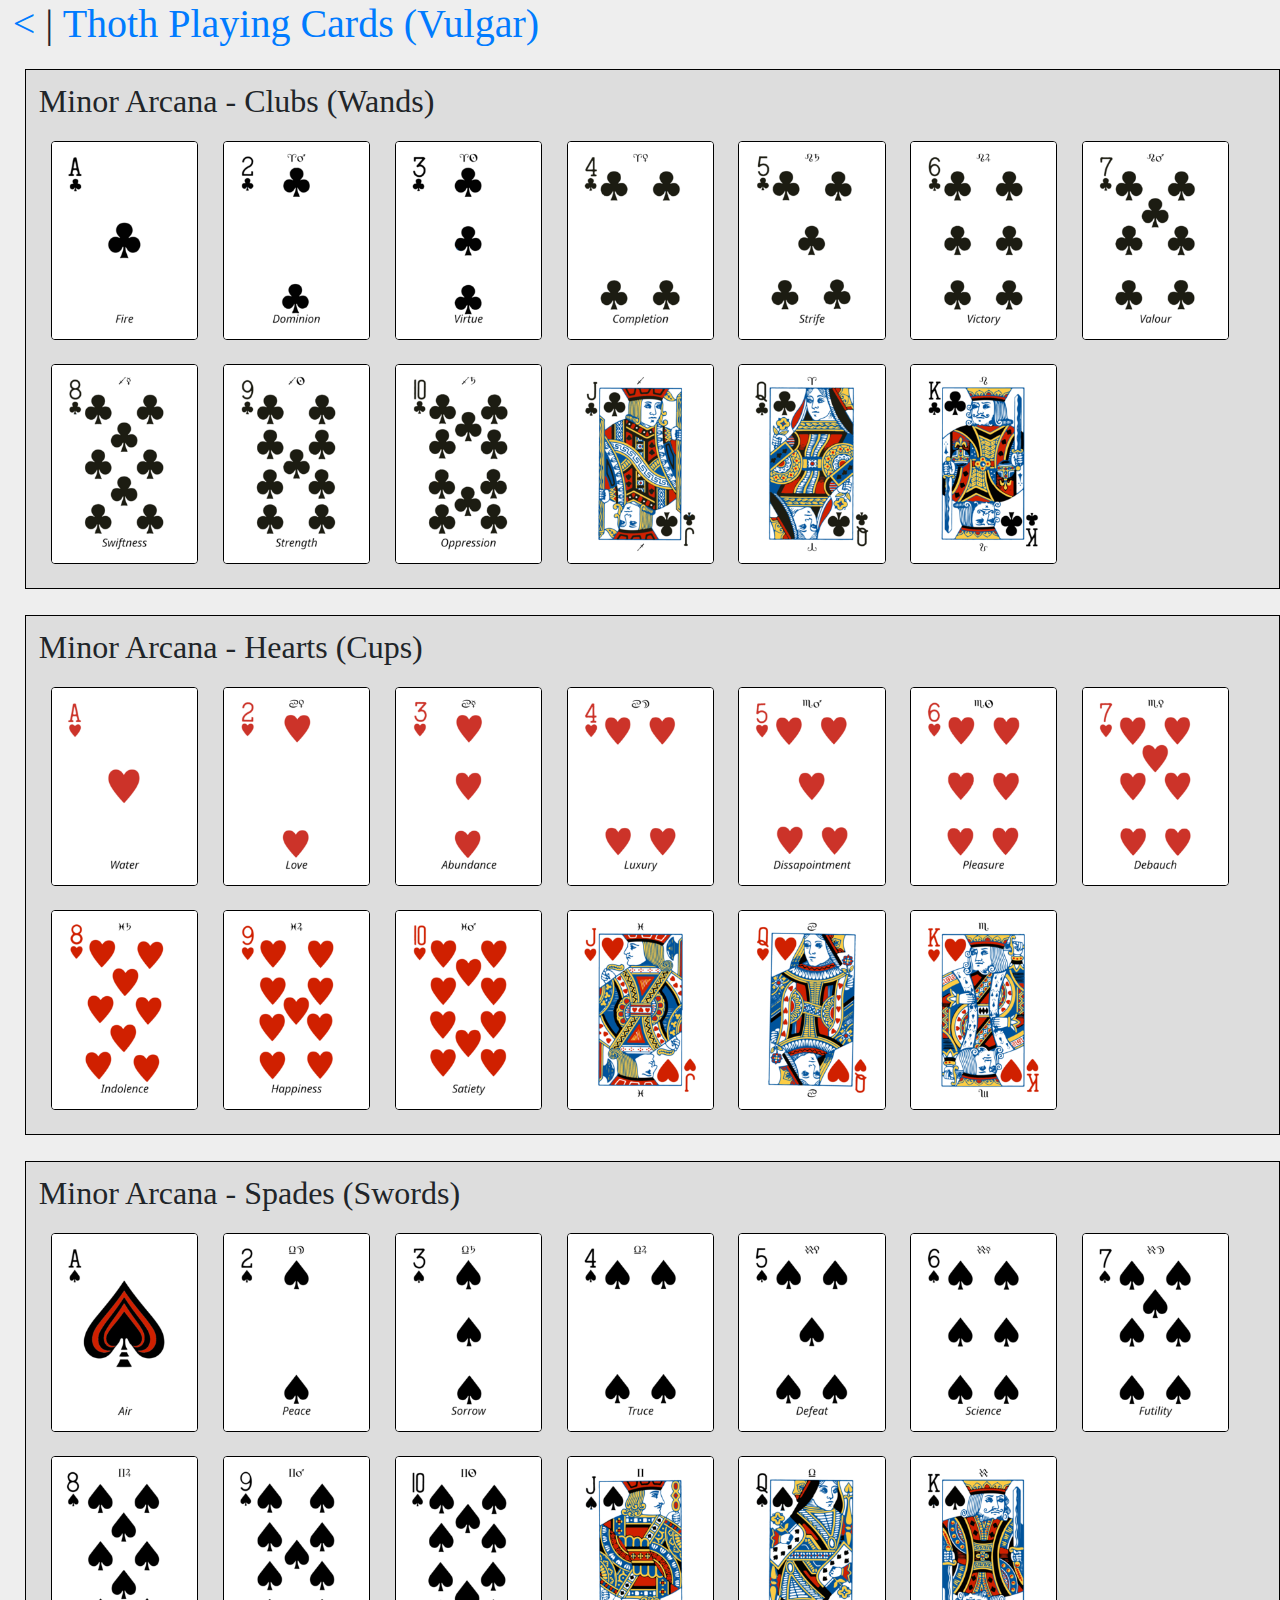
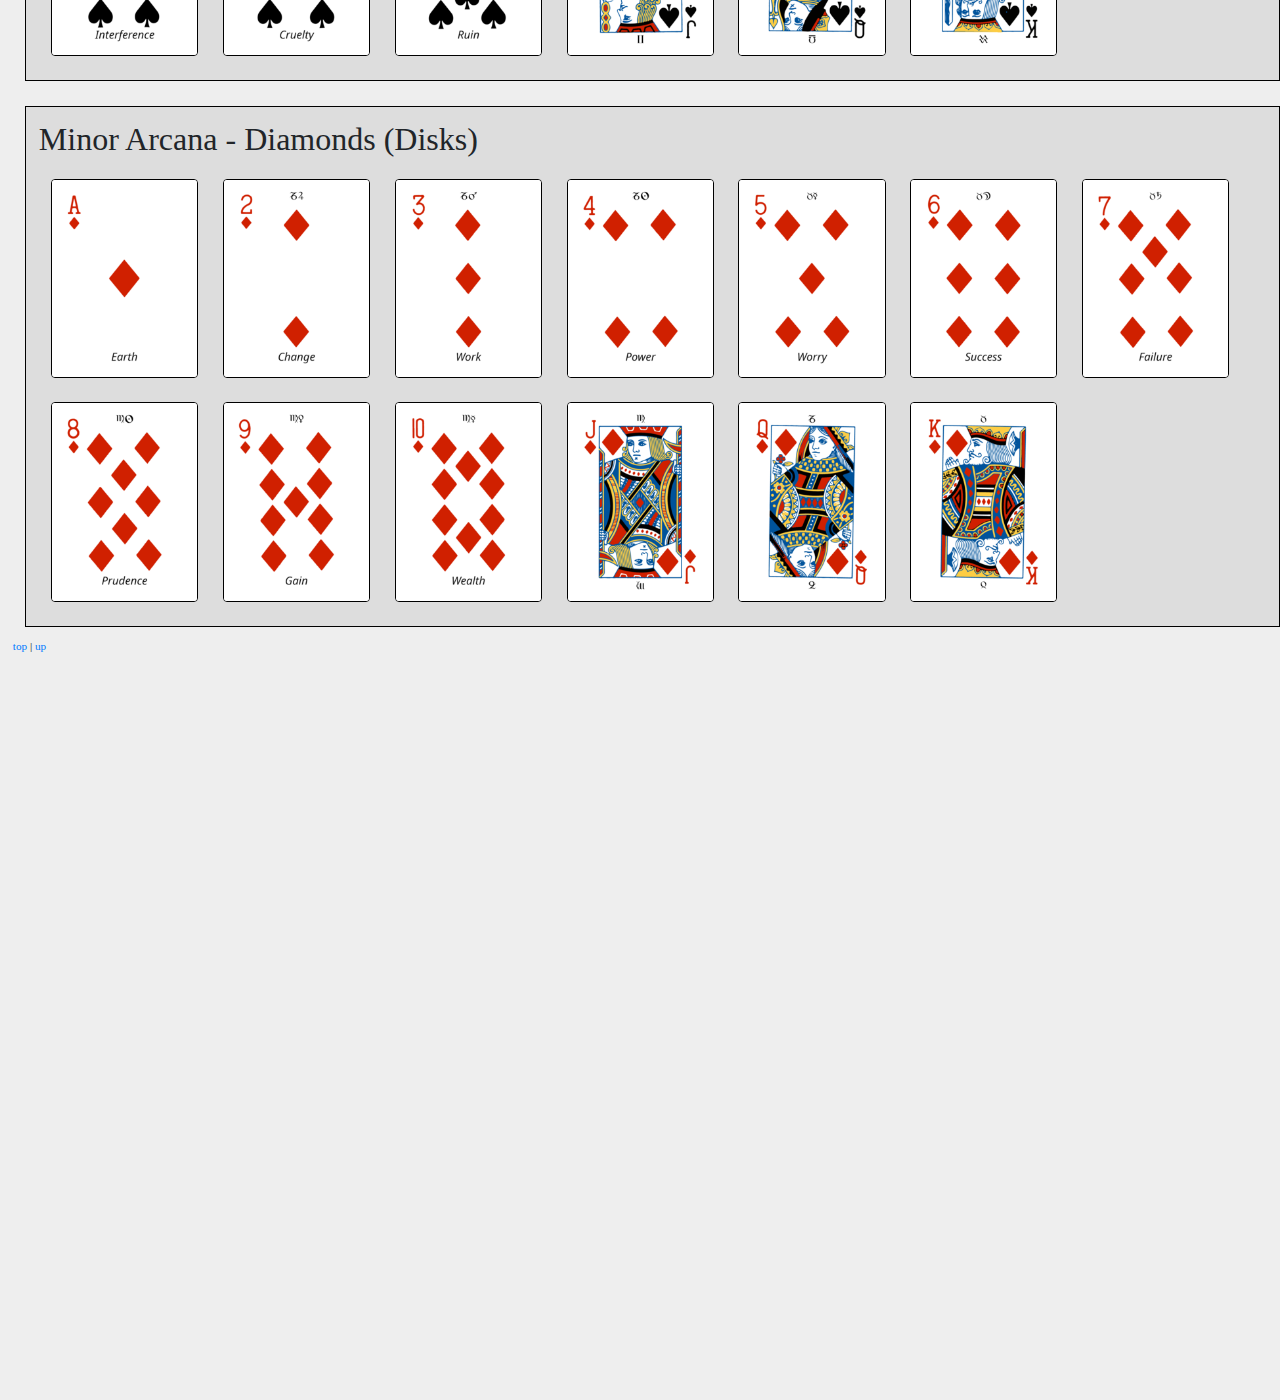
<file: SSQII-EN/all.html>
<!DOCTYPE html>
<html lang="en">
<head>
    <meta charset="utf-8">
    <meta name="viewport" content="width=device-width, initial-scale=1, shrink-to-fit=no">

    <!-- Bootstrap CSS -->
    <link rel="stylesheet" href="https://stackpath.bootstrapcdn.com/bootstrap/4.3.1/css/bootstrap.min.css" integrity="sha384-ggOyR0iXCbMQv3Xipma34MD+dH/1fQ784/j6cY/iJTQUOhcWr7x9JvoRxT2MZw1T" crossorigin="anonymous">

	<title>Thoth Playing Cards - All Cards</title>
	<link rel="stylesheet" href="../css/all.css">
</head>
<body>
	<h1><a href="../index.html" name="up">&lt;</a> | <a href="all.html">Thoth Playing Cards (Vulgar)</a></h1>
<div class="box">
    <h2>Minor Arcana - Clubs (Wands)</h2>
    <img class="card minaw" draggable="true" src="w300px/CA.png" />
    <img class="card minaw" draggable="true" src="w300px/C2.png" />
    <img class="card minaw" draggable="true" src="w300px/C3.png" />
    <img class="card minaw" draggable="true" src="w300px/C4.png" />
    <img class="card minaw" draggable="true" src="w300px/C5.png" />
    <img class="card minaw" draggable="true" src="w300px/C6.png" />
    <img class="card minaw" draggable="true" src="w300px/C7.png" />
    <img class="card minaw" draggable="true" src="w300px/C8.png" />
    <img class="card minaw" draggable="true" src="w300px/C9.png" />
    <img class="card minaw" draggable="true" src="w300px/C10.png" />
    <img class="card minaw" draggable="true" src="w300px/CJ.png" />
    <img class="card minaw" draggable="true" src="w300px/CQ.png" />
    <img class="card minaw" draggable="true" src="w300px/CK.png" />
</div>
<div class="box">
    <h2>Minor Arcana - Hearts (Cups)</h2>
    <img class="card minac" draggable="true" src="w300px/HA.png" />
    <img class="card minac" draggable="true" src="w300px/H2.png" />
    <img class="card minac" draggable="true" src="w300px/H3.png" />
    <img class="card minac" draggable="true" src="w300px/H4.png" />
    <img class="card minac" draggable="true" src="w300px/H5.png" />
    <img class="card minac" draggable="true" src="w300px/H6.png" />
    <img class="card minac" draggable="true" src="w300px/H7.png" />
    <img class="card minac" draggable="true" src="w300px/H8.png" />
    <img class="card minac" draggable="true" src="w300px/H9.png" />
    <img class="card minac" draggable="true" src="w300px/H10.png" />
    <img class="card minac" draggable="true" src="w300px/HJ.png" />
    <img class="card minac" draggable="true" src="w300px/HQ.png" />
    <img class="card minac" draggable="true" src="w300px/HK.png" />
</div>
<div class="box">
    <h2>Minor Arcana - Spades (Swords)</h2>
    <img class="card minas" draggable="true" src="w300px/SA.png" />
    <img class="card minas" draggable="true" src="w300px/S2.png" />
    <img class="card minas" draggable="true" src="w300px/S3.png" />
    <img class="card minas" draggable="true" src="w300px/S4.png" />
    <img class="card minas" draggable="true" src="w300px/S5.png" />
    <img class="card minas" draggable="true" src="w300px/S6.png" />
    <img class="card minas" draggable="true" src="w300px/S7.png" />
    <img class="card minas" draggable="true" src="w300px/S8.png" />
    <img class="card minas" draggable="true" src="w300px/S9.png" />
    <img class="card minas" draggable="true" src="w300px/S10.png" />
    <img class="card minas" draggable="true" src="w300px/SJ.png" />
    <img class="card minas" draggable="true" src="w300px/SQ.png" />
    <img class="card minas" draggable="true" src="w300px/SK.png" />
</div>
<div class="box">
    <h2>Minor Arcana - Diamonds (Disks)</h2>
    <img class="card minad" draggable="true" src="w300px/DA.png" />
    <img class="card minad" draggable="true" src="w300px/D2.png" />
    <img class="card minad" draggable="true" src="w300px/D3.png" />
    <img class="card minad" draggable="true" src="w300px/D4.png" />
    <img class="card minad" draggable="true" src="w300px/D5.png" />
    <img class="card minad" draggable="true" src="w300px/D6.png" />
    <img class="card minad" draggable="true" src="w300px/D7.png" />
    <img class="card minad" draggable="true" src="w300px/D8.png" />
    <img class="card minad" draggable="true" src="w300px/D9.png" />
    <img class="card minad" draggable="true" src="w300px/D10.png" />
    <img class="card minad" draggable="true" src="w300px/DJ.png" />
    <img class="card minad" draggable="true" src="w300px/DQ.png" />
    <img class="card minad" draggable="true" src="w300px/DK.png" />
</div>
<div id="menu">
<a href="#top" name="top">top</a> | <a href="#up">up</a><br />
</div>

<script src="https://code.jquery.com/jquery-3.3.1.slim.min.js" integrity="sha384-q8i/X+965DzO0rT7abK41JStQIAqVgRVzpbzo5smXKp4YfRvH+8abtTE1Pi6jizo" crossorigin="anonymous"></script>
<script src="https://cdnjs.cloudflare.com/ajax/libs/popper.js/1.14.7/umd/popper.min.js" integrity="sha384-UO2eT0CpHqdSJQ6hJty5KVphtPhzWj9WO1clHTMGa3JDZwrnQq4sF86dIHNDz0W1" crossorigin="anonymous"></script>
<script src="https://stackpath.bootstrapcdn.com/bootstrap/4.3.1/js/bootstrap.min.js" integrity="sha384-JjSmVgyd0p3pXB1rRibZUAYoIIy6OrQ6VrjIEaFf/nJGzIxFDsf4x0xIM+B07jRM" crossorigin="anonymous"></script>

<script src="../scripts/all.js" type="text/javascript"></script>
<script src="../scripts/rwstut/base.js" type="text/javascript"></script>

</html>
</file>
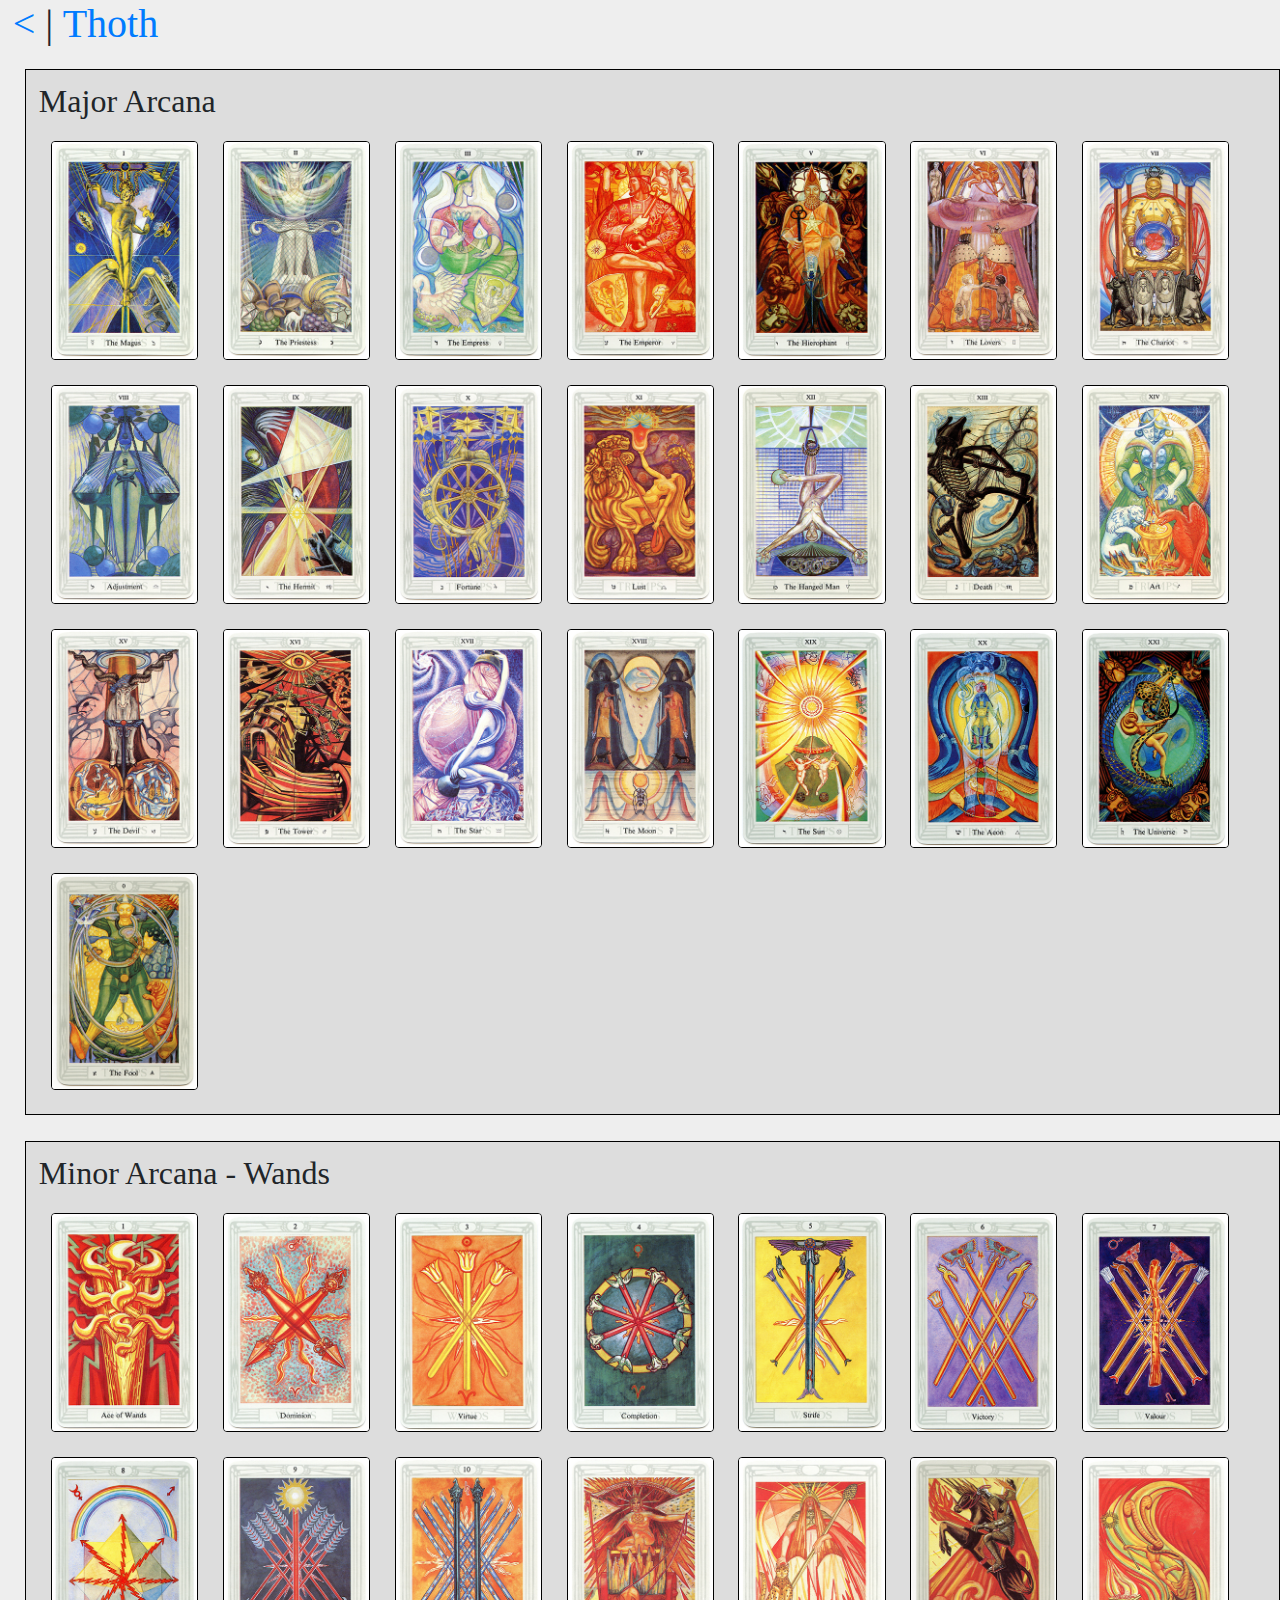
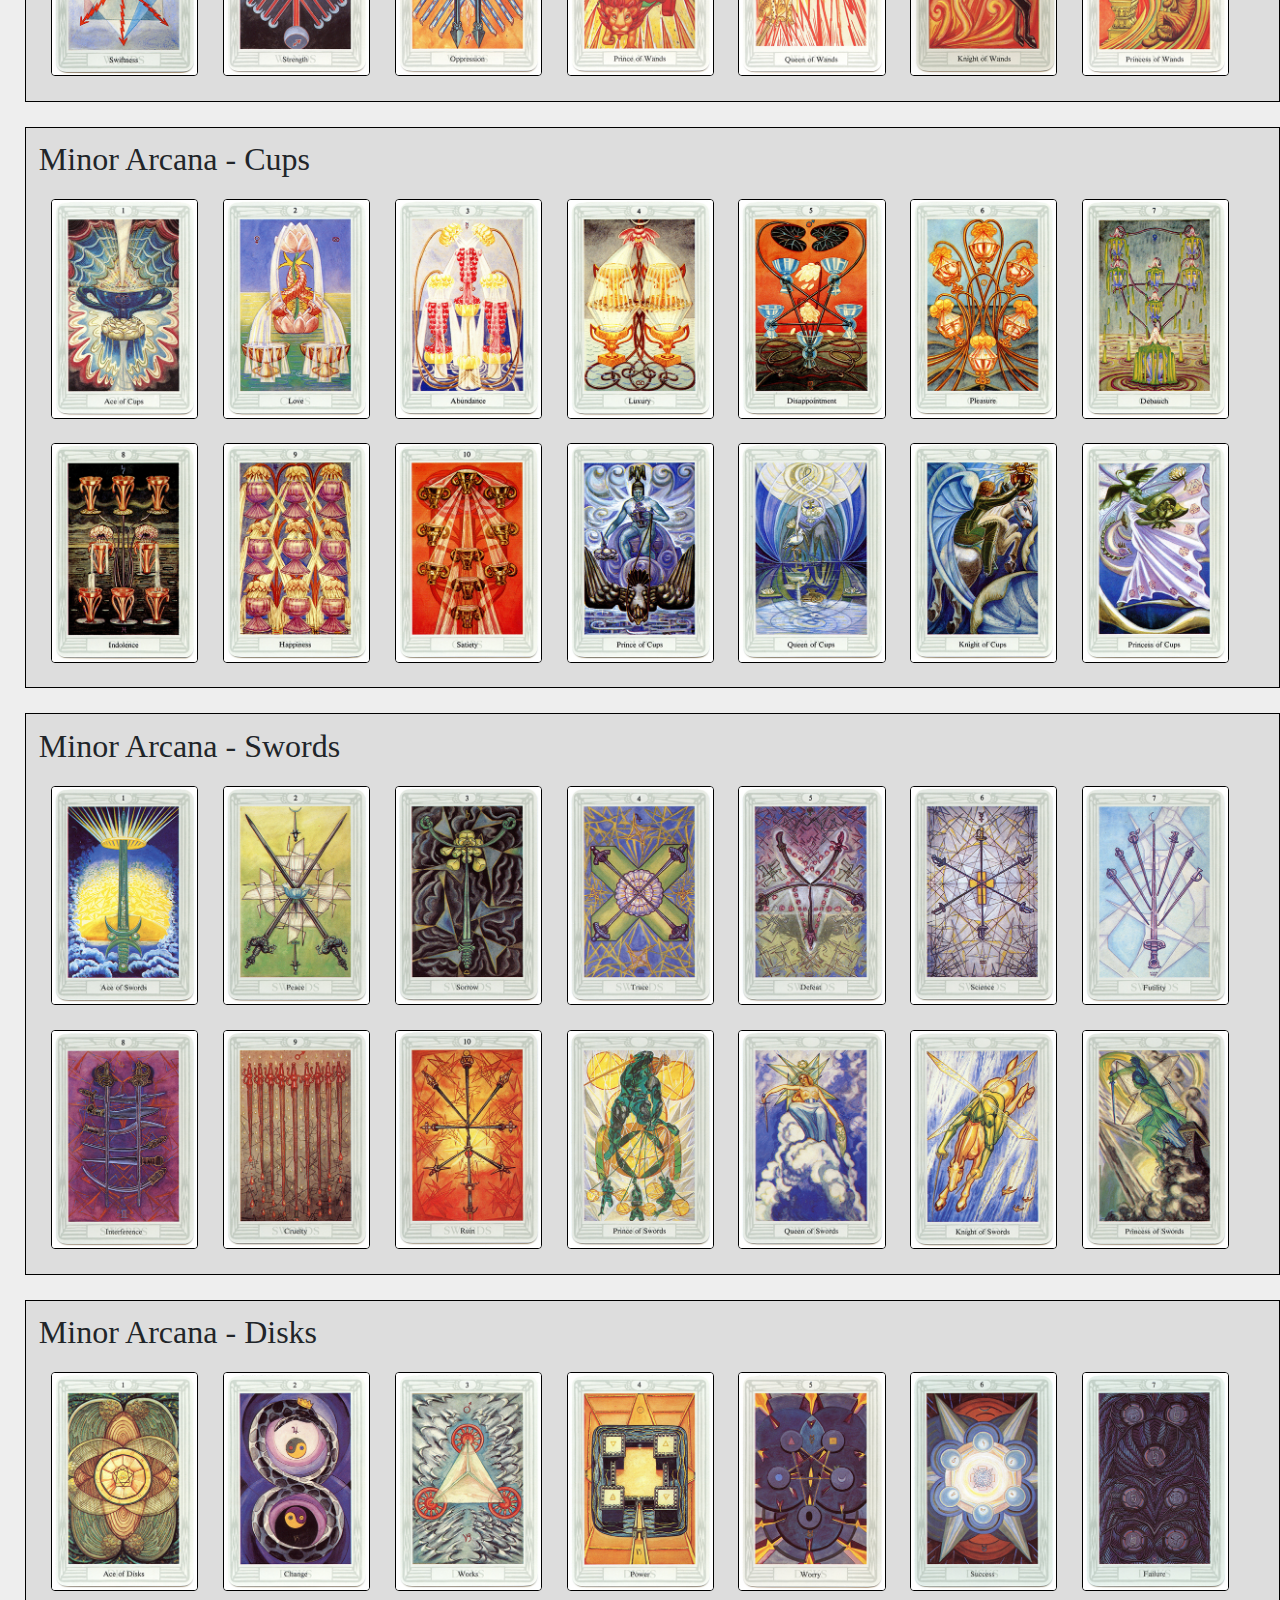
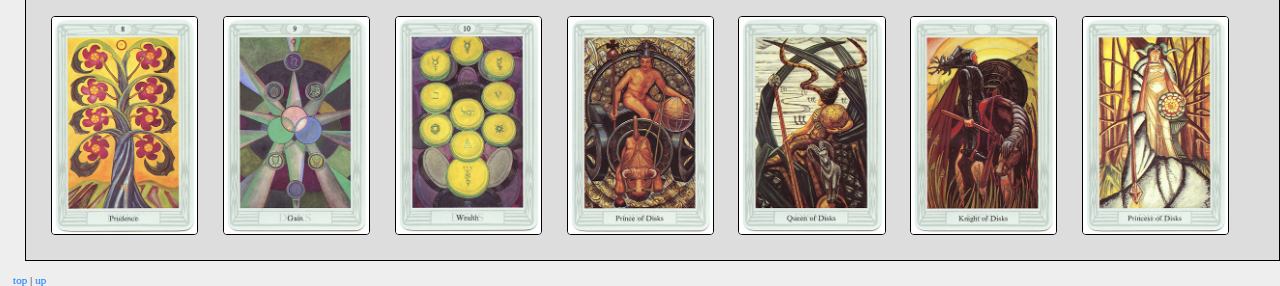
<file: thothtut/all.html>
<!DOCTYPE html>
<html lang="en">
    <head>
        <meta charset="utf-8">
        <meta name="viewport" content="width=device-width, initial-scale=1, shrink-to-fit=no">

        <!-- Bootstrap CSS -->
        <link rel="stylesheet" href="https://stackpath.bootstrapcdn.com/bootstrap/4.3.1/css/bootstrap.min.css" integrity="sha384-ggOyR0iXCbMQv3Xipma34MD+dH/1fQ784/j6cY/iJTQUOhcWr7x9JvoRxT2MZw1T" crossorigin="anonymous">

        <title>Thoth - All Cards</title>
        <link rel="stylesheet" href="../css/all.css">
    </head>
    <body>
        <h1><a href="../index.html" name="up">&lt;</a> | <a href="all.html">Thoth</a></h1>
        <div class="box">
            <h2>Major Arcana</h2>
            <img class="card ma" draggable="true" src="w300px/A1.jpg" />
            <img class="card ma" draggable="true" src="w300px/A2.jpg" />
            <img class="card ma" draggable="true" src="w300px/A3.jpg" />
            <img class="card ma" draggable="true" src="w300px/A4.jpg" />
            <img class="card ma" draggable="true" src="w300px/A5.jpg" />
            <img class="card ma" draggable="true" src="w300px/A6.jpg" />
            <img class="card ma" draggable="true" src="w300px/A7.jpg" />
            <img class="card ma" draggable="true" src="w300px/A8.jpg" />
            <img class="card ma" draggable="true" src="w300px/A9.jpg" />
            <img class="card ma" draggable="true" src="w300px/A10.jpg" />
            <img class="card ma" draggable="true" src="w300px/A11.jpg" />
            <img class="card ma" draggable="true" src="w300px/A12.jpg" />
            <img class="card ma" draggable="true" src="w300px/A13.jpg" />
            <img class="card ma" draggable="true" src="w300px/A14.jpg" />
            <img class="card ma" draggable="true" src="w300px/A15.jpg" />
            <img class="card ma" draggable="true" src="w300px/A16.jpg" />
            <img class="card ma" draggable="true" src="w300px/A17.jpg" />
            <img class="card ma" draggable="true" src="w300px/A18.jpg" />
            <img class="card ma" draggable="true" src="w300px/A19.jpg" />
            <img class="card ma" draggable="true" src="w300px/A20.jpg" />
            <img class="card ma" draggable="true" src="w300px/A21.jpg" />
            <img class="card ma" draggable="true" src="w300px/A22.jpg" />
        </div>
        <div class="box">
            <h2>Minor Arcana - Wands</h2>
            <img class="card minaw" draggable="true" src="w300px/W1.jpg" />
            <img class="card minaw" draggable="true" src="w300px/W2.jpg" />
            <img class="card minaw" draggable="true" src="w300px/W3.jpg" />
            <img class="card minaw" draggable="true" src="w300px/W4.jpg" />
            <img class="card minaw" draggable="true" src="w300px/W5.jpg" />
            <img class="card minaw" draggable="true" src="w300px/W6.jpg" />
            <img class="card minaw" draggable="true" src="w300px/W7.jpg" />
            <img class="card minaw" draggable="true" src="w300px/W8.jpg" />
            <img class="card minaw" draggable="true" src="w300px/W9.jpg" />
            <img class="card minaw" draggable="true" src="w300px/W10.jpg" />
            <img class="card minaw" draggable="true" src="w300px/W11.jpg" />
            <img class="card minaw" draggable="true" src="w300px/W12.jpg" />
            <img class="card minaw" draggable="true" src="w300px/W13.jpg" />
            <img class="card minaw" draggable="true" src="w300px/W14.jpg" />
        </div>
        <div class="box">
            <h2>Minor Arcana - Cups</h2>
            <img class="card minac" draggable="true" src="w300px/C1.jpg" />
            <img class="card minac" draggable="true" src="w300px/C2.jpg" />
            <img class="card minac" draggable="true" src="w300px/C3.jpg" />
            <img class="card minac" draggable="true" src="w300px/C4.jpg" />
            <img class="card minac" draggable="true" src="w300px/C5.jpg" />
            <img class="card minac" draggable="true" src="w300px/C6.jpg" />
            <img class="card minac" draggable="true" src="w300px/C7.jpg" />
            <img class="card minac" draggable="true" src="w300px/C8.jpg" />
            <img class="card minac" draggable="true" src="w300px/C9.jpg" />
            <img class="card minac" draggable="true" src="w300px/C10.jpg" />
            <img class="card minac" draggable="true" src="w300px/C11.jpg" />
            <img class="card minac" draggable="true" src="w300px/C12.jpg" />
            <img class="card minac" draggable="true" src="w300px/C13.jpg" />
            <img class="card minac" draggable="true" src="w300px/C14.jpg" />
        </div>
        <div class="box">
            <h2>Minor Arcana - Swords</h2>
            <img class="card minas" draggable="true" src="w300px/S1.jpg" />
            <img class="card minas" draggable="true" src="w300px/S2.jpg" />
            <img class="card minas" draggable="true" src="w300px/S3.jpg" />
            <img class="card minas" draggable="true" src="w300px/S4.jpg" />
            <img class="card minas" draggable="true" src="w300px/S5.jpg" />
            <img class="card minas" draggable="true" src="w300px/S6.jpg" />
            <img class="card minas" draggable="true" src="w300px/S7.jpg" />
            <img class="card minas" draggable="true" src="w300px/S8.jpg" />
            <img class="card minas" draggable="true" src="w300px/S9.jpg" />
            <img class="card minas" draggable="true" src="w300px/S10.jpg" />
            <img class="card minas" draggable="true" src="w300px/S11.jpg" />
            <img class="card minas" draggable="true" src="w300px/S12.jpg" />
            <img class="card minas" draggable="true" src="w300px/S13.jpg" />
            <img class="card minas" draggable="true" src="w300px/S14.jpg" />
        </div>
        <div class="box">
            <h2>Minor Arcana - Disks</h2>
            <img class="card minad" draggable="true" src="w300px/D1.jpg" />
            <img class="card minad" draggable="true" src="w300px/D2.jpg" />
            <img class="card minad" draggable="true" src="w300px/D3.jpg" />
            <img class="card minad" draggable="true" src="w300px/D4.jpg" />
            <img class="card minad" draggable="true" src="w300px/D5.jpg" />
            <img class="card minad" draggable="true" src="w300px/D6.jpg" />
            <img class="card minad" draggable="true" src="w300px/D7.jpg" />
            <img class="card minad" draggable="true" src="w300px/D8.jpg" />
            <img class="card minad" draggable="true" src="w300px/D9.jpg" />
            <img class="card minad" draggable="true" src="w300px/D10.jpg" />
            <img class="card minad" draggable="true" src="w300px/D11.jpg" />
            <img class="card minad" draggable="true" src="w300px/D12.jpg" />
            <img class="card minad" draggable="true" src="w300px/D13.jpg" />
            <img class="card minad" draggable="true" src="w300px/D14.jpg" />
        </div>
        <div id="menu">
        <a href="#top" name="top">top</a> | <a href="#up">up</a><br />
        </div>

        <script src="https://code.jquery.com/jquery-3.3.1.slim.min.js" integrity="sha384-q8i/X+965DzO0rT7abK41JStQIAqVgRVzpbzo5smXKp4YfRvH+8abtTE1Pi6jizo" crossorigin="anonymous"></script>
        <script src="https://cdnjs.cloudflare.com/ajax/libs/popper.js/1.14.7/umd/popper.min.js" integrity="sha384-UO2eT0CpHqdSJQ6hJty5KVphtPhzWj9WO1clHTMGa3JDZwrnQq4sF86dIHNDz0W1" crossorigin="anonymous"></script>
        <script src="https://stackpath.bootstrapcdn.com/bootstrap/4.3.1/js/bootstrap.min.js" integrity="sha384-JjSmVgyd0p3pXB1rRibZUAYoIIy6OrQ6VrjIEaFf/nJGzIxFDsf4x0xIM+B07jRM" crossorigin="anonymous"></script>
        
        <script src="../scripts/all.js" type="text/javascript"></script>
        <script src="../scripts/rwstut/base.js" type="text/javascript"></script>
    </body>
</html>
</file>
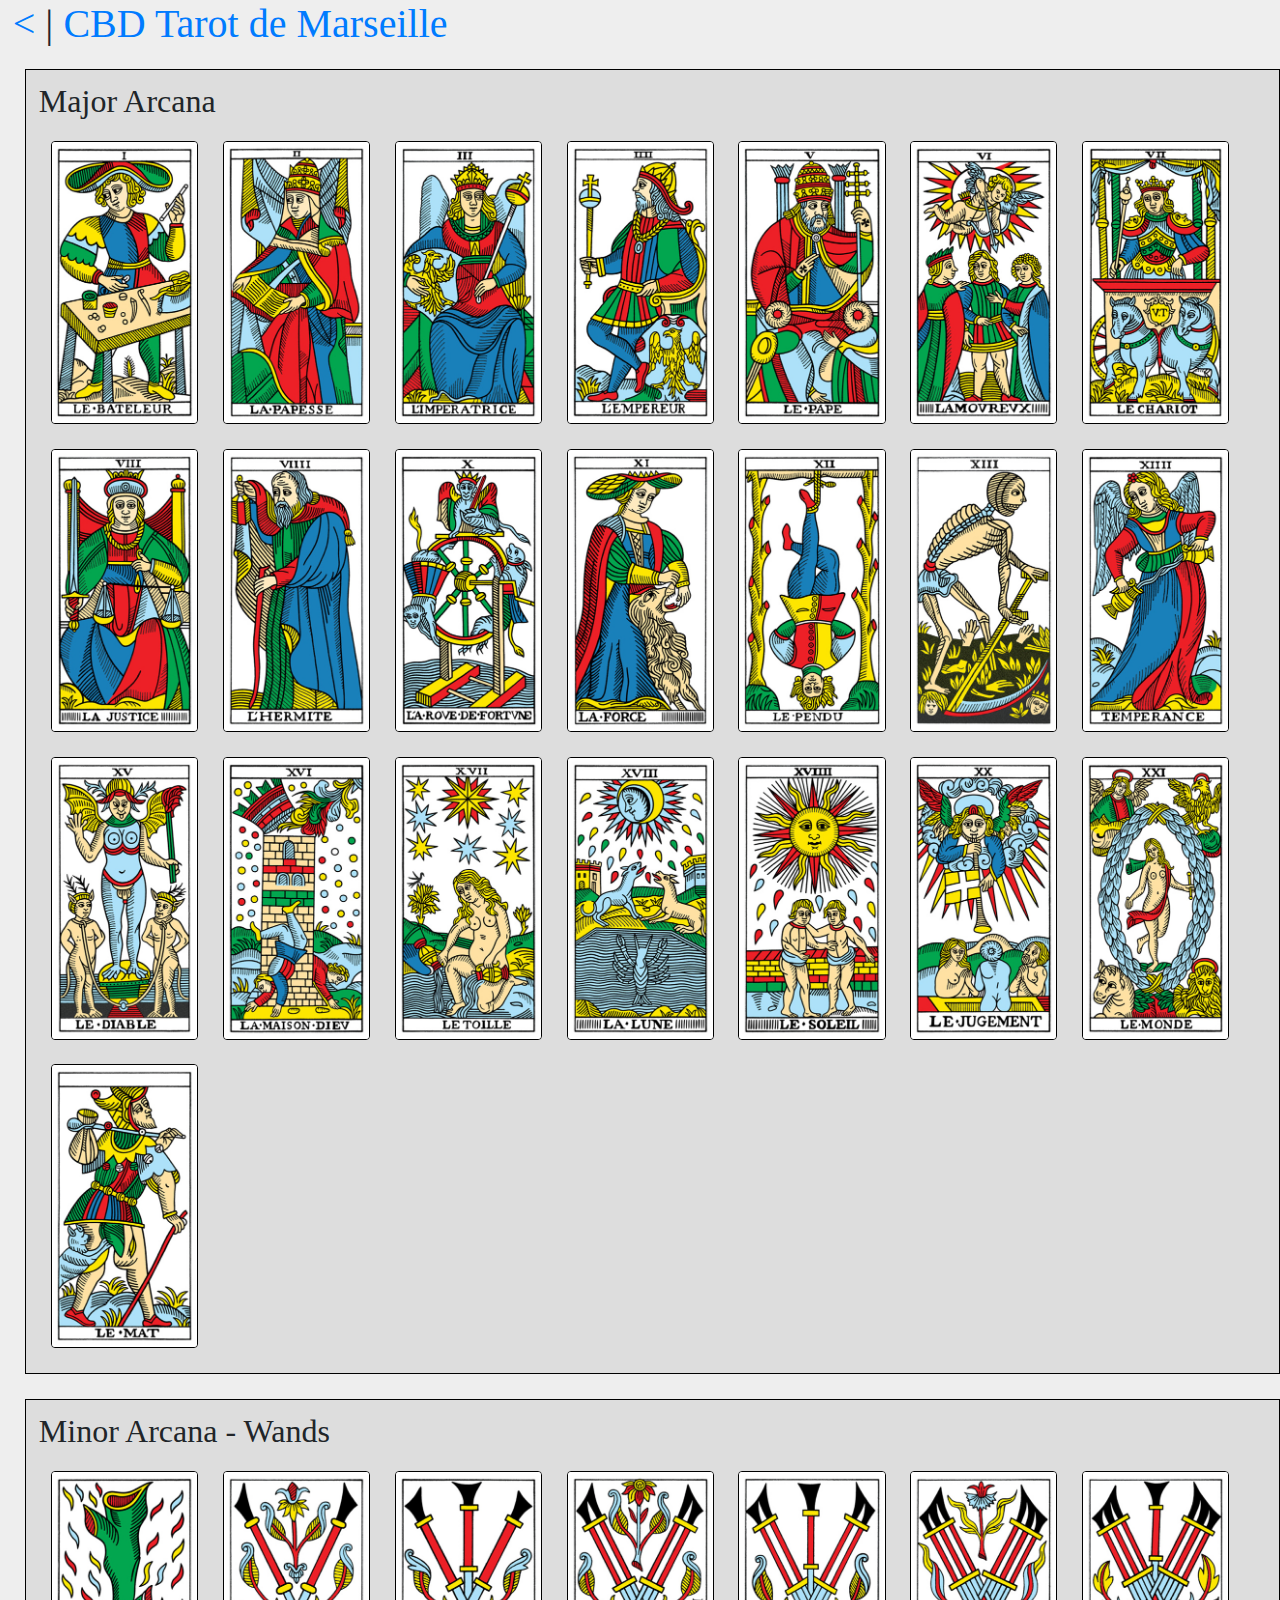
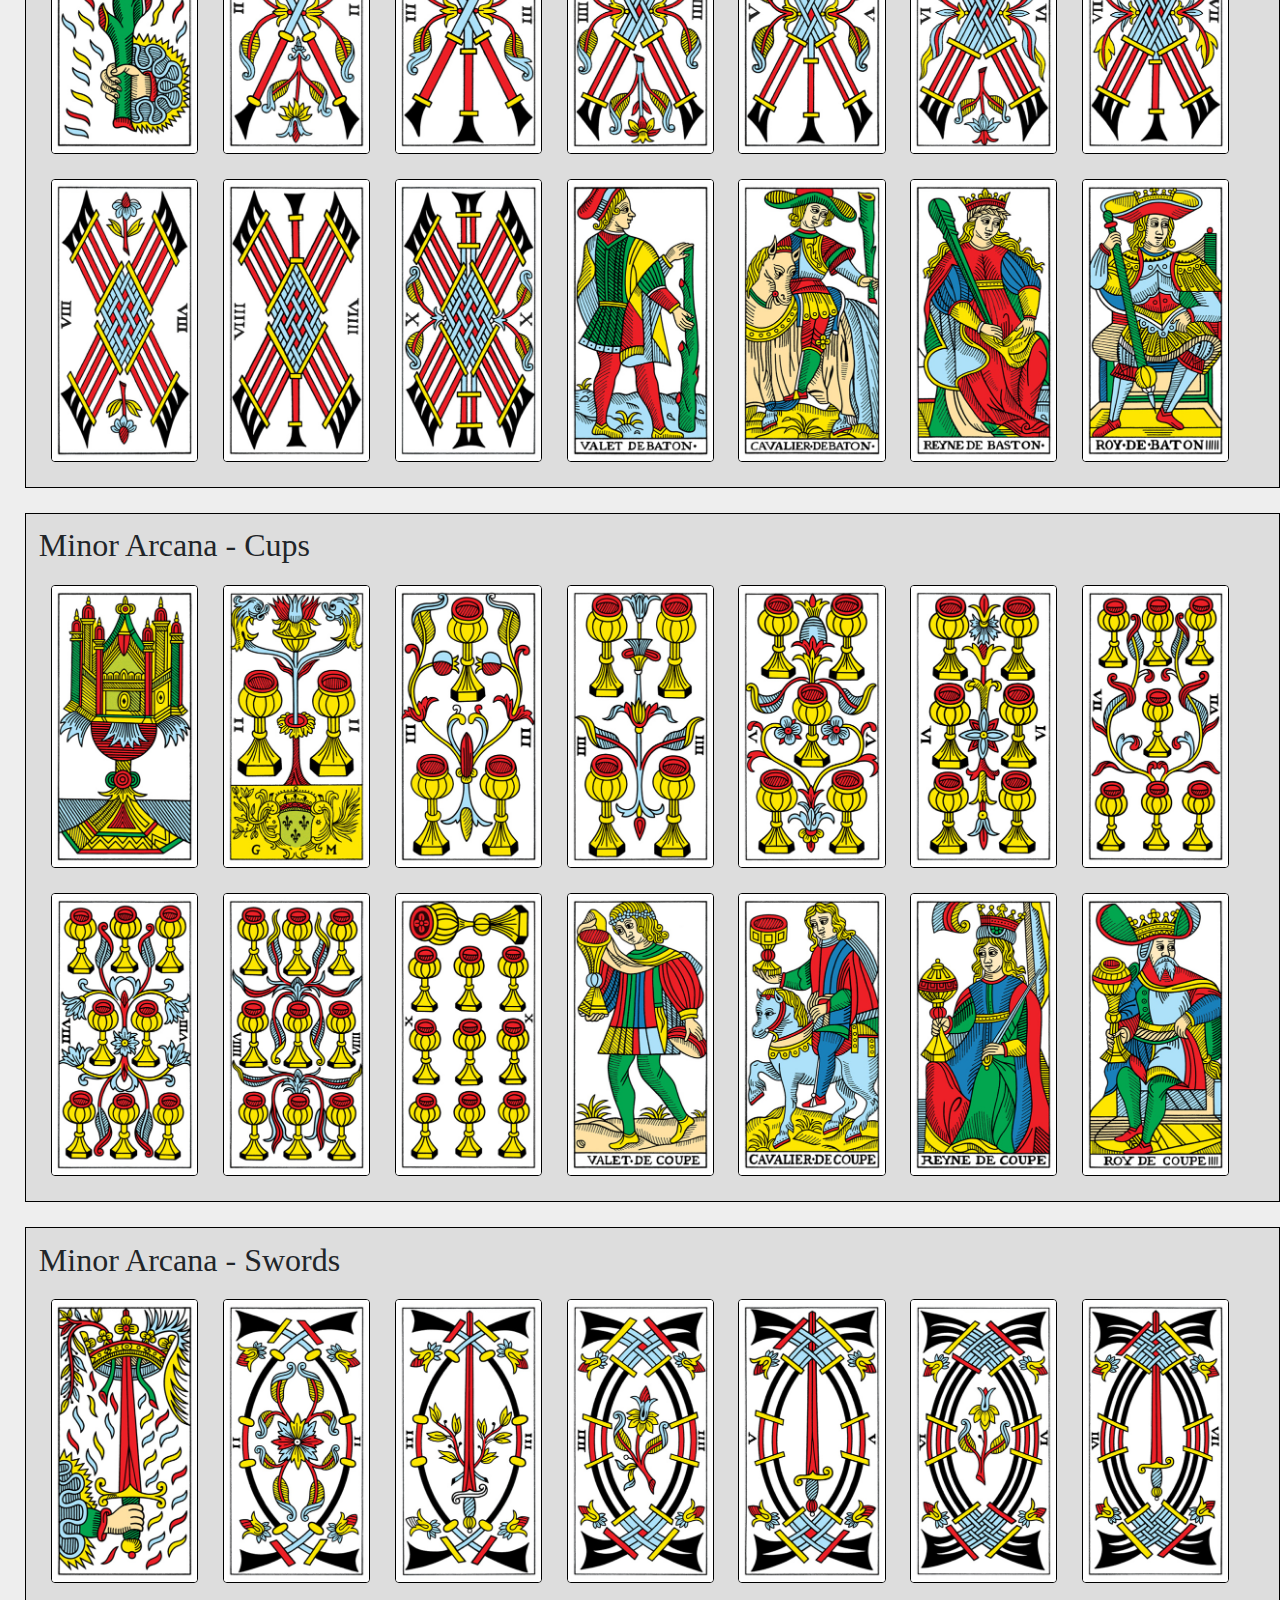
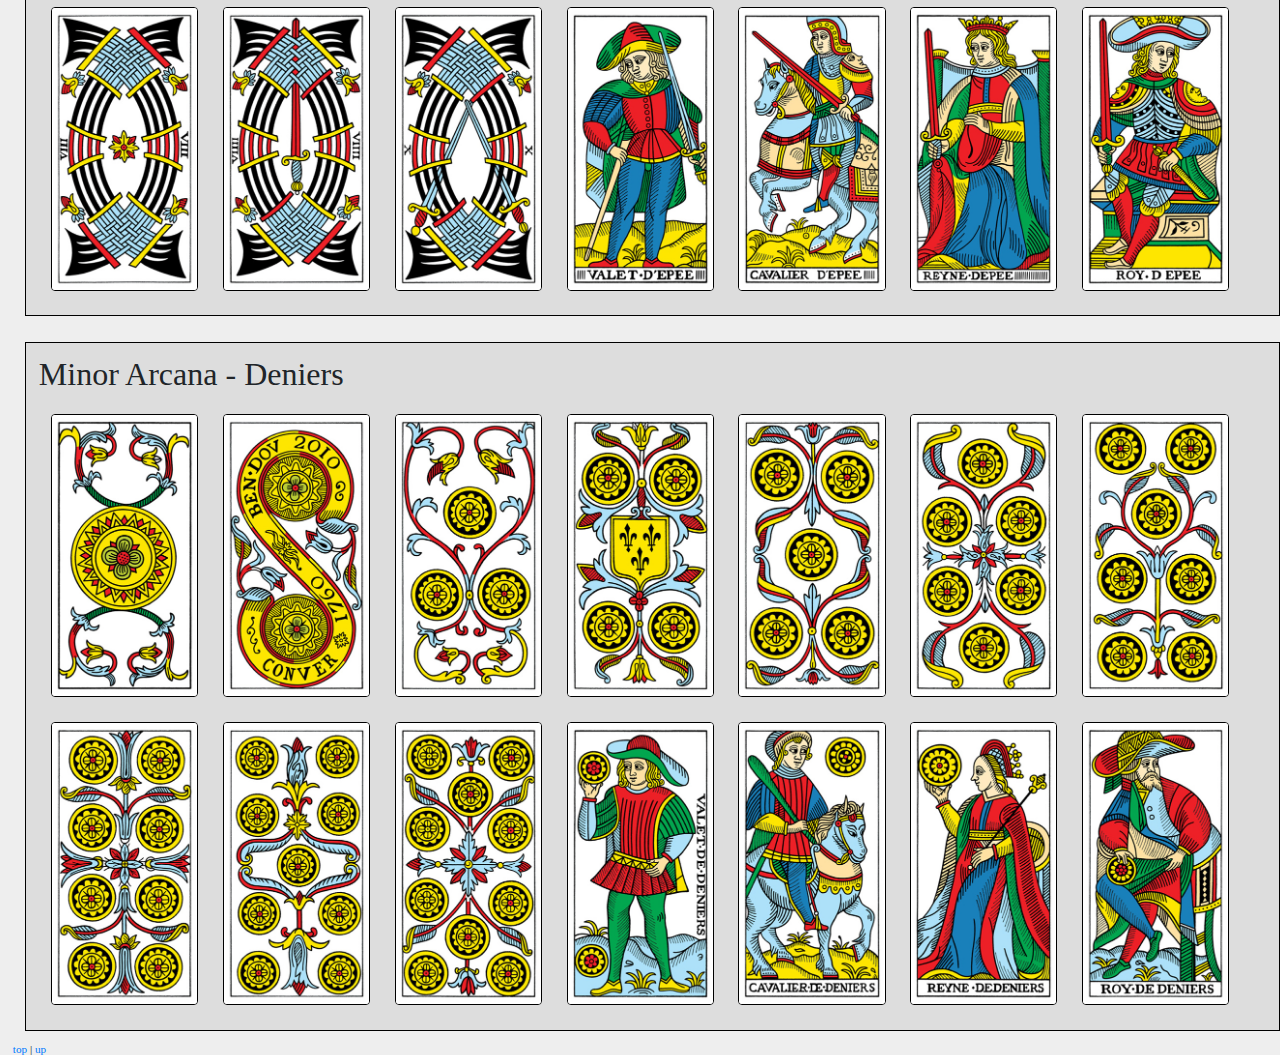
<file: tmcbdtut/all.html>
<!DOCTYPE html>
<html lang="en">
<head>
    <meta charset="utf-8">
    <meta name="viewport" content="width=device-width, initial-scale=1, shrink-to-fit=no">

    <!-- Bootstrap CSS -->
    <link rel="stylesheet" href="https://stackpath.bootstrapcdn.com/bootstrap/4.3.1/css/bootstrap.min.css" integrity="sha384-ggOyR0iXCbMQv3Xipma34MD+dH/1fQ784/j6cY/iJTQUOhcWr7x9JvoRxT2MZw1T" crossorigin="anonymous">

	<title>CBD Tarot de Marseille - All Cards</title>
	<link rel="stylesheet" href="../css/all.css">
</head>
<body>
	<h1><a href="../index.html" name="up">&lt;</a> | <a href="all.html">CBD Tarot de Marseille</a></h1>
<div class="box">
	<h2>Major Arcana</h2>
    <img class="card ma" draggable="true" src="w300px/A1.jpg" />
    <img class="card ma" draggable="true" src="w300px/A2.jpg" />
    <img class="card ma" draggable="true" src="w300px/A3.jpg" />
    <img class="card ma" draggable="true" src="w300px/A4.jpg" />
    <img class="card ma" draggable="true" src="w300px/A5.jpg" />
    <img class="card ma" draggable="true" src="w300px/A6.jpg" />
    <img class="card ma" draggable="true" src="w300px/A7.jpg" />
    <img class="card ma" draggable="true" src="w300px/A8.jpg" />
    <img class="card ma" draggable="true" src="w300px/A9.jpg" />
    <img class="card ma" draggable="true" src="w300px/A10.jpg" />
    <img class="card ma" draggable="true" src="w300px/A11.jpg" />
    <img class="card ma" draggable="true" src="w300px/A12.jpg" />
    <img class="card ma" draggable="true" src="w300px/A13.jpg" />
    <img class="card ma" draggable="true" src="w300px/A14.jpg" />
    <img class="card ma" draggable="true" src="w300px/A15.jpg" />
    <img class="card ma" draggable="true" src="w300px/A16.jpg" />
    <img class="card ma" draggable="true" src="w300px/A17.jpg" />
    <img class="card ma" draggable="true" src="w300px/A18.jpg" />
    <img class="card ma" draggable="true" src="w300px/A19.jpg" />
    <img class="card ma" draggable="true" src="w300px/A20.jpg" />
    <img class="card ma" draggable="true" src="w300px/A21.jpg" />
    <img class="card ma" draggable="true" src="w300px/A22.jpg" />
</div>
<div class="box">
    <h2>Minor Arcana - Wands</h2>
    <img class="card minaw" draggable="true" src="w300px/W1.jpg" />
    <img class="card minaw" draggable="true" src="w300px/W2.jpg" />
    <img class="card minaw" draggable="true" src="w300px/W3.jpg" />
    <img class="card minaw" draggable="true" src="w300px/W4.jpg" />
    <img class="card minaw" draggable="true" src="w300px/W5.jpg" />
    <img class="card minaw" draggable="true" src="w300px/W6.jpg" />
    <img class="card minaw" draggable="true" src="w300px/W7.jpg" />
    <img class="card minaw" draggable="true" src="w300px/W8.jpg" />
    <img class="card minaw" draggable="true" src="w300px/W9.jpg" />
    <img class="card minaw" draggable="true" src="w300px/W10.jpg" />
    <img class="card minaw" draggable="true" src="w300px/W11.jpg" />
    <img class="card minaw" draggable="true" src="w300px/W12.jpg" />
    <img class="card minaw" draggable="true" src="w300px/W13.jpg" />
    <img class="card minaw" draggable="true" src="w300px/W14.jpg" />
</div>
<div class="box">
    <h2>Minor Arcana - Cups</h2>
    <img class="card minac" draggable="true" src="w300px/C1.jpg" />
    <img class="card minac" draggable="true" src="w300px/C2.jpg" />
    <img class="card minac" draggable="true" src="w300px/C3.jpg" />
    <img class="card minac" draggable="true" src="w300px/C4.jpg" />
    <img class="card minac" draggable="true" src="w300px/C5.jpg" />
    <img class="card minac" draggable="true" src="w300px/C6.jpg" />
    <img class="card minac" draggable="true" src="w300px/C7.jpg" />
    <img class="card minac" draggable="true" src="w300px/C8.jpg" />
    <img class="card minac" draggable="true" src="w300px/C9.jpg" />
    <img class="card minac" draggable="true" src="w300px/C10.jpg" />
    <img class="card minac" draggable="true" src="w300px/C11.jpg" />
    <img class="card minac" draggable="true" src="w300px/C12.jpg" />
    <img class="card minac" draggable="true" src="w300px/C13.jpg" />
    <img class="card minac" draggable="true" src="w300px/C14.jpg" />
</div>
<div class="box">
    <h2>Minor Arcana - Swords</h2>
    <img class="card minas" draggable="true" src="w300px/S1.jpg" />
    <img class="card minas" draggable="true" src="w300px/S2.jpg" />
    <img class="card minas" draggable="true" src="w300px/S3.jpg" />
    <img class="card minas" draggable="true" src="w300px/S4.jpg" />
    <img class="card minas" draggable="true" src="w300px/S5.jpg" />
    <img class="card minas" draggable="true" src="w300px/S6.jpg" />
    <img class="card minas" draggable="true" src="w300px/S7.jpg" />
    <img class="card minas" draggable="true" src="w300px/S8.jpg" />
    <img class="card minas" draggable="true" src="w300px/S9.jpg" />
    <img class="card minas" draggable="true" src="w300px/S10.jpg" />
    <img class="card minas" draggable="true" src="w300px/S11.jpg" />
    <img class="card minas" draggable="true" src="w300px/S12.jpg" />
    <img class="card minas" draggable="true" src="w300px/S13.jpg" />
    <img class="card minas" draggable="true" src="w300px/S14.jpg" />
</div>
<div class="box">
    <h2>Minor Arcana - Deniers</h2>
    <img class="card minad" draggable="true" src="w300px/D1.jpg" />
    <img class="card minad" draggable="true" src="w300px/D2.jpg" />
    <img class="card minad" draggable="true" src="w300px/D3.jpg" />
    <img class="card minad" draggable="true" src="w300px/D4.jpg" />
    <img class="card minad" draggable="true" src="w300px/D5.jpg" />
    <img class="card minad" draggable="true" src="w300px/D6.jpg" />
    <img class="card minad" draggable="true" src="w300px/D7.jpg" />
    <img class="card minad" draggable="true" src="w300px/D8.jpg" />
    <img class="card minad" draggable="true" src="w300px/D9.jpg" />
    <img class="card minad" draggable="true" src="w300px/D10.jpg" />
    <img class="card minad" draggable="true" src="w300px/D11.jpg" />
    <img class="card minad" draggable="true" src="w300px/D12.jpg" />
    <img class="card minad" draggable="true" src="w300px/D13.jpg" />
    <img class="card minad" draggable="true" src="w300px/D14.jpg" />
</div>
<div id="menu">
<a href="#top" name="top">top</a> | <a href="#up">up</a><br />
</div>

<script src="https://code.jquery.com/jquery-3.3.1.slim.min.js" integrity="sha384-q8i/X+965DzO0rT7abK41JStQIAqVgRVzpbzo5smXKp4YfRvH+8abtTE1Pi6jizo" crossorigin="anonymous"></script>
<script src="https://cdnjs.cloudflare.com/ajax/libs/popper.js/1.14.7/umd/popper.min.js" integrity="sha384-UO2eT0CpHqdSJQ6hJty5KVphtPhzWj9WO1clHTMGa3JDZwrnQq4sF86dIHNDz0W1" crossorigin="anonymous"></script>
<script src="https://stackpath.bootstrapcdn.com/bootstrap/4.3.1/js/bootstrap.min.js" integrity="sha384-JjSmVgyd0p3pXB1rRibZUAYoIIy6OrQ6VrjIEaFf/nJGzIxFDsf4x0xIM+B07jRM" crossorigin="anonymous"></script>

<script src="../scripts/all.js" type="text/javascript"></script>
<script src="../scripts/rwstut/base.js" type="text/javascript"></script>

</html>
</file>
<file: css/index.css>
body {
	height: 3000px;
	font: 1em Tahoma, serif;
	background-color: #eeeeee;
	padding: 1%;
	padding-top: 0px;
}
img.card {
	margin: 1%;
	cursor: move;
	float: left;
	width:12%;
	border: 1px black solid;
	position: relative;
}
div.box {
  border: 1px black solid;
  margin: 10px;
  padding: 10px;
  z-index: auto;
  background-color: #dddddd;
  position: relative;
  float: left;
  width: 100%;
}

#menu {
	clear: left;
}
</file>
<file: css/all.css>
body {
	height: 3000px;
	font: 0.7em Tahoma, serif;
	background-color: #eeeeee;
	padding: 1%;
	padding-top: 0px;
}
img.card {
	margin: 1%;
	cursor: move;
	float: left;
	width:12%;
	border: 1px black solid;
	position: relative;
}
div.box {
  border: 1px black solid;
  margin: 1%;
  padding: 1%;
  z-index: auto;
  background-color: #dddddd;
  position: relative;
  float: left;
  width: 100%;
}

#menu {
	clear: left;
}
</file>
<file: css/all-ao.css>
img.card {
	width:14%;
}
</file>
